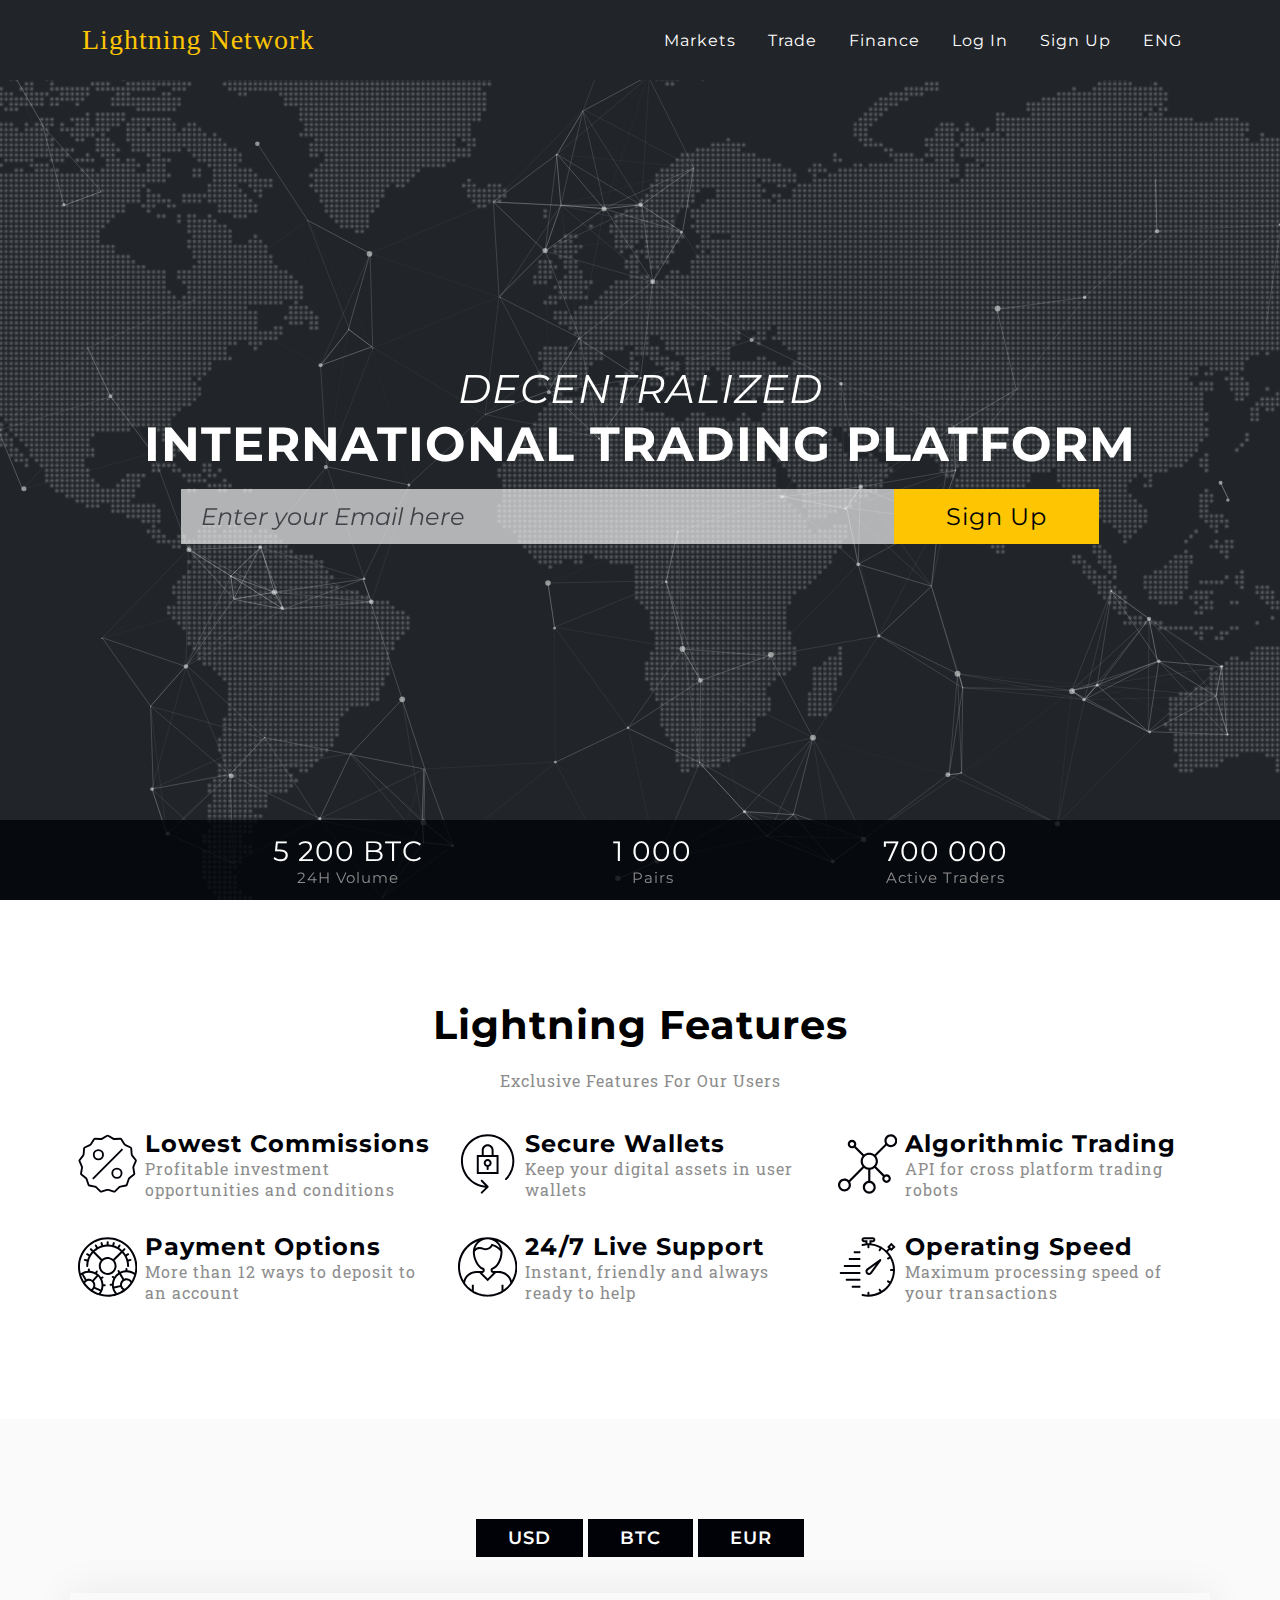
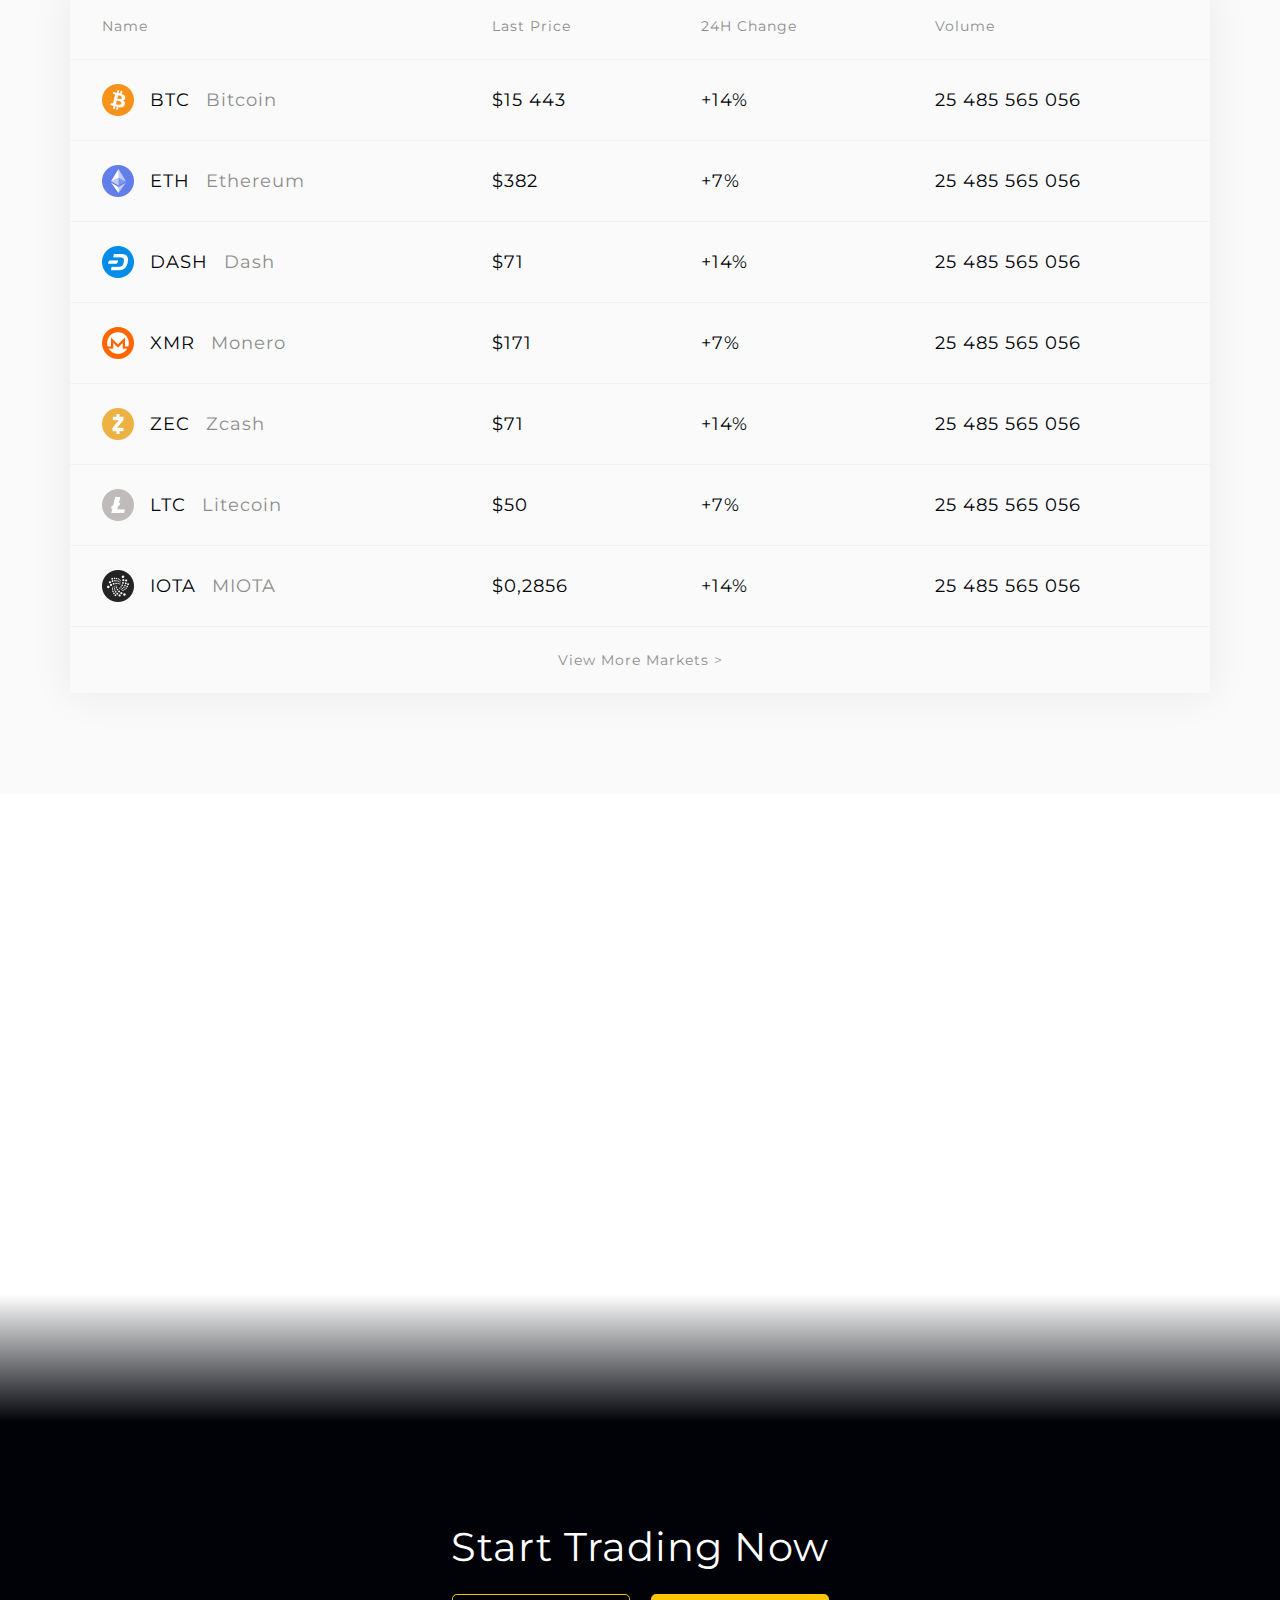
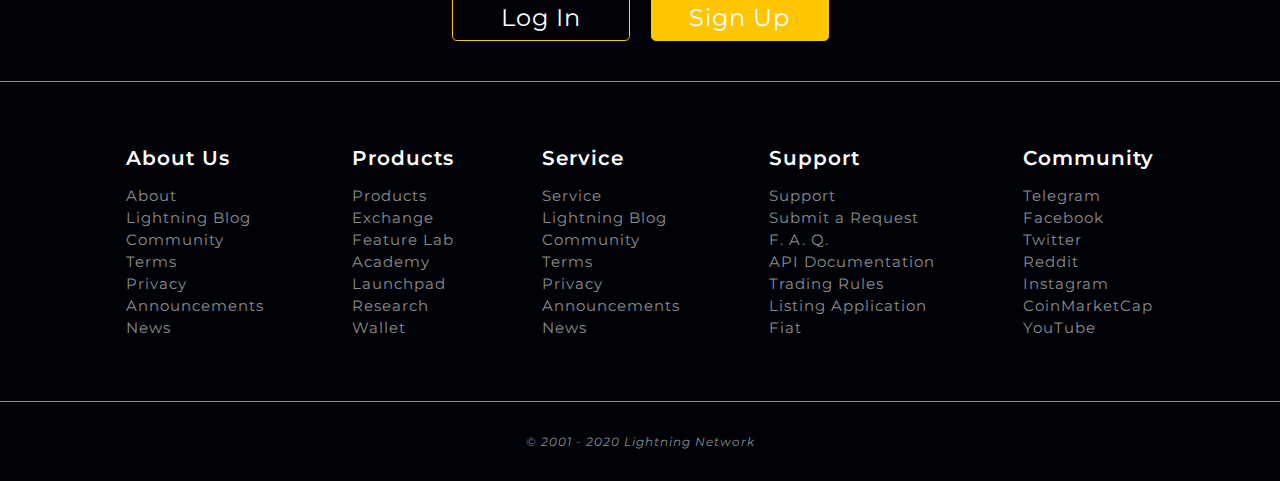
<file: index.html>
<!doctype html>
<html lang="en">
<head>
    <meta charset="UTF-8">
    <meta name="viewport"
          content="width=device-width, user-scalable=no, initial-scale=1.0, maximum-scale=1.0, minimum-scale=1.0">
    <meta http-equiv="X-UA-Compatible" content="ie=edge">
    <title>Lightning Network</title>
    <!-- Project Configuration -->
    <link rel="stylesheet" href="styles/main.css">
    <link href="https://fonts.googleapis.com/css2?family=Montserrat:ital,wght@0,200;0,300;0,400;0,600;0,700;1,400;1,600;1,700&display=swap" rel="stylesheet">
    <link href="https://fonts.googleapis.com/css2?family=Roboto+Slab:wght@400;600;700&display=swap" rel="stylesheet">
</head>
<body>

<!-- Header -->
<nav id="nav">
    <div class="container">
        <div class="navigator flex">
            <a href="#" class="logo">Lightning <span class="sm-none">Network</span></a>
            <div class="mobi">
                <a class="close-menu">×</a>
                <ul class="flex">
                    <li><a href="en/markets" class="link-item">Markets</a></li>
                    <li><a href="en/trade" class="link-item">Trade</a></li>
                    <li><a href="en/finance" class="link-item">Finance</a></li>
                    <li><a href="en/login.html" class="link-item">Log In</a></li>
                    <li><a href="en/signup.html" class="link-item">Sign Up</a></li>
                    <li><a href="#" class="link-item">ENG</a></li>
                </ul>
            </div>
            <a href="#" class="btn btn-outline btn-sm menu">Menu</a>
        </div>
    </div>
</nav>

<header id="header" class="header-main ff-mont flex bg" style="background-image: url('img/map-image.png')">
    <div class="container text-center" style="position: absolute">
        <div class="header-content">
            <h1><i>Decentralized</i><br>International Trading Platform</h1>
            <div class="header-form flex">
                <label for="header-input"></label>
                <input id="header-input" type="email" placeholder="Enter your Email here" required>
                <a id="sign-up" class="btn-main" href="./en/signup.html">Sign Up</a>
            </div>
        </div>
    </div>
    <div class="header-features text-center flex">
        <div class="header-features-content container flex">
            <div class="header-features-active">5 200 BTC<div class="header-features-muted">24H Volume</div></div>
            <div class="header-features-active">1 000<div class="header-features-muted">Pairs</div></div>
            <div class="header-features-active">700 000<div class="header-features-muted">Active Traders</div></div>
        </div>
    </div>
</header>

<!-- Features -->
<section id="features">
    <div class="container ptb-100 text-center">
        <h2 class="text-header">Lightning Features</h2>
        <h4 class="text-description">Exclusive Features For Our Users</h4>
        <div class="features-group text-left">
            <a class="features-item" href="#">
                <svg id="percentage" viewBox="0 0 64 64" xmlns="http://www.w3.org/2000/svg">
                    <path d="M32.595 1.5074L37.83 4.57356C38.3604 4.88423 38.9695 5.03437 39.5835 5.00578L45.6438 4.72363C46.0692 4.70383 46.4721 4.9153 46.6975 5.27665L49.9079 10.4244C50.2332 10.946 50.7027 11.362 51.2597 11.622L56.7569 14.1886C57.1428 14.3687 57.4013 14.7432 57.4329 15.1679L57.8833 21.218C57.9289 21.831 58.1514 22.4176 58.5237 22.9067L62.1986 27.7339C62.4565 28.0727 62.5114 28.5245 62.342 28.9152L59.9292 34.4816C59.6847 35.0455 59.6091 35.6683 59.7115 36.2744L60.7221 42.2565C60.793 42.6764 60.6316 43.1019 60.3001 43.3692L55.5768 47.1767C55.0983 47.5624 54.7419 48.0787 54.5509 48.663L52.6657 54.4295C52.5334 54.8343 52.1928 55.136 51.775 55.2186L45.8233 56.395C45.2203 56.5142 44.6648 56.8057 44.2241 57.2343L39.8751 61.4641C39.5698 61.7611 39.1279 61.87 38.7196 61.7489L32.903 60.0247C32.3137 59.85 31.6863 59.85 31.097 60.0247L25.2804 61.7489C24.8721 61.87 24.4302 61.7611 24.1249 61.4641L19.7759 57.2343C19.3352 56.8057 18.7797 56.5142 18.1767 56.395L12.225 55.2186C11.8072 55.136 11.4666 54.8343 11.3343 54.4295L9.44912 48.663C9.25811 48.0787 8.90173 47.5624 8.42317 47.1767L3.69991 43.3692C3.36836 43.1019 3.207 42.6764 3.27793 42.2565L4.2885 36.2744C4.39089 35.6683 4.31527 35.0455 4.07081 34.4816L1.65801 28.9152C1.48864 28.5245 1.54349 28.0727 1.80144 27.7339L5.47626 22.9067C5.84859 22.4176 6.07106 21.831 6.11669 21.218L6.56708 15.1679C6.5987 14.7432 6.8572 14.3687 7.24308 14.1886L12.7403 11.622C13.2973 11.362 13.7668 10.946 14.0921 10.4244L17.3025 5.27665C17.5279 4.9153 17.9308 4.70383 18.3562 4.72363L24.4165 5.00578C25.0305 5.03437 25.6396 4.88423 26.17 4.57356L31.405 1.5074C31.7725 1.29217 32.2275 1.29217 32.595 1.5074Z"  stroke-width="2"/>
                    <path d="M16 48L48 16" stroke-width="2"/>
                    <circle cx="22" cy="22" r="5"  stroke-width="2"/>
                    <circle cx="42" cy="42" r="5"  stroke-width="2"/>
                </svg>
                <div class="feature-text">
                    <div class="sub-header">Lowest Commissions</div>
                    <div class="text-description">Profitable investment opportunities and conditions</div>
                </div>
            </a>
            <a class="features-item" href="#">
                <svg xmlns="http://www.w3.org/2000/svg"  x="0px" y="0px"
                     viewBox="0 0 60 60" xml:space="preserve">
	<path d="M36,16c0-3.309-2.691-6-6-6s-6,2.691-6,6v5h-5v19h22V21h-5V16z M26,16c0-2.206,1.794-4,4-4s4,1.794,4,4v5h-8V16z M39,23v15
		H21V23h3h12H39z"/>
    <path d="M29,32.858V35c0,0.553,0.448,1,1,1s1-0.447,1-1v-2.142c1.72-0.447,3-1.999,3-3.858c0-2.206-1.794-4-4-4s-4,1.794-4,4
		C26,30.859,27.28,32.411,29,32.858z M30,27c1.103,0,2,0.897,2,2s-0.897,2-2,2s-2-0.897-2-2S28.897,27,30,27z"/>
    <path d="M30,0C15.112,0,3,12.112,3,27c0,14.109,10.881,25.719,24.691,26.895l-4.398,4.398c-0.391,0.391-0.391,1.023,0,1.414
		C23.488,59.902,23.744,60,24,60s0.512-0.098,0.707-0.293l5.999-5.999c0.093-0.092,0.166-0.203,0.217-0.326
		c0.101-0.244,0.101-0.52,0-0.764c-0.051-0.123-0.124-0.233-0.217-0.326l-5.999-5.999c-0.391-0.391-1.023-0.391-1.414,0
		s-0.391,1.023,0,1.414l4.164,4.164C14.862,50.593,5,39.927,5,27C5,13.215,16.215,2,30,2s25,11.215,25,25
		c0,6.633-2.57,12.881-7.238,17.593c-0.389,0.393-0.386,1.026,0.007,1.415c0.392,0.387,1.025,0.385,1.414-0.007
		C54.224,40.911,57,34.163,57,27C57,12.112,44.888,0,30,0z"/>
</svg>
                <div class="feature-text">
                    <div class="sub-header">Secure Wallets</div>
                    <div class="text-description">Keep your digital assets in user wallets</div>
                </div>
            </a>
            <a class="features-item" href="#">
                <svg xmlns="http://www.w3.org/2000/svg" x="0px" y="0px"
                     viewBox="0 0 55 55" xml:space="preserve">
<path d="M49,0c-3.309,0-6,2.691-6,6c0,1.035,0.263,2.009,0.726,2.86l-9.829,9.829C32.542,17.634,30.846,17,29,17
	s-3.542,0.634-4.898,1.688l-7.669-7.669C16.785,10.424,17,9.74,17,9c0-2.206-1.794-4-4-4S9,6.794,9,9s1.794,4,4,4
	c0.74,0,1.424-0.215,2.019-0.567l7.669,7.669C21.634,21.458,21,23.154,21,25s0.634,3.542,1.688,4.897L10.024,42.562
	C8.958,41.595,7.549,41,6,41c-3.309,0-6,2.691-6,6s2.691,6,6,6s6-2.691,6-6c0-1.035-0.263-2.009-0.726-2.86l12.829-12.829
	c1.106,0.86,2.44,1.436,3.898,1.619v10.16c-2.833,0.478-5,2.942-5,5.91c0,3.309,2.691,6,6,6s6-2.691,6-6c0-2.967-2.167-5.431-5-5.91
	v-10.16c1.458-0.183,2.792-0.759,3.898-1.619l7.669,7.669C41.215,39.576,41,40.26,41,41c0,2.206,1.794,4,4,4s4-1.794,4-4
	s-1.794-4-4-4c-0.74,0-1.424,0.215-2.019,0.567l-7.669-7.669C36.366,28.542,37,26.846,37,25s-0.634-3.542-1.688-4.897l9.665-9.665
	C46.042,11.405,47.451,12,49,12c3.309,0,6-2.691,6-6S52.309,0,49,0z M11,9c0-1.103,0.897-2,2-2s2,0.897,2,2s-0.897,2-2,2
	S11,10.103,11,9z M6,51c-2.206,0-4-1.794-4-4s1.794-4,4-4s4,1.794,4,4S8.206,51,6,51z M33,49c0,2.206-1.794,4-4,4s-4-1.794-4-4
	s1.794-4,4-4S33,46.794,33,49z M29,31c-3.309,0-6-2.691-6-6s2.691-6,6-6s6,2.691,6,6S32.309,31,29,31z M47,41c0,1.103-0.897,2-2,2
	s-2-0.897-2-2s0.897-2,2-2S47,39.897,47,41z M49,10c-2.206,0-4-1.794-4-4s1.794-4,4-4s4,1.794,4,4S51.206,10,49,10z"/>
</svg>
                <div class="feature-text">
                    <div class="sub-header">Algorithmic Trading</div>
                    <div class="text-description">API for cross platform trading robots</div>
                </div>
            </a>
            <a class="features-item" href="#">
                <svg xmlns="http://www.w3.org/2000/svg" x="0px" y="0px"
                     viewBox="0 0 60 60"  xml:space="preserve">
	<path d="M57.947,40.887c0.126-0.322,0.247-0.645,0.362-0.972c0.064-0.183,0.127-0.367,0.187-0.552
		c0.145-0.439,0.279-0.884,0.404-1.332c0.02-0.071,0.045-0.14,0.064-0.211c0.002-0.008,0.001-0.016,0.003-0.024
		C59.637,35.309,60,32.697,60,30C60,13.458,46.542,0,30,0S0,13.458,0,30c0,2.845,0.407,5.595,1.15,8.205
		c0.003,0.011,0.001,0.022,0.004,0.032c0.014,0.048,0.032,0.095,0.046,0.143c0.142,0.486,0.295,0.966,0.46,1.442
		c0.035,0.1,0.067,0.202,0.102,0.301c0.189,0.525,0.389,1.045,0.606,1.557c0.114,0.27,0.24,0.532,0.361,0.798
		c0.094,0.205,0.185,0.411,0.284,0.614c0.18,0.372,0.37,0.737,0.564,1.1c0.03,0.056,0.06,0.113,0.091,0.169
		C6.66,49.867,11.302,54.3,16.99,57.029c0.007,0.003,0.015,0.007,0.022,0.011c0.362,0.173,0.728,0.338,1.098,0.497
		c0.17,0.074,0.341,0.145,0.513,0.216c0.303,0.124,0.607,0.247,0.916,0.362c0.297,0.111,0.598,0.212,0.899,0.314
		c0.188,0.063,0.37,0.135,0.559,0.195c0.01,0.003,0.02,0.002,0.03,0.004C23.861,59.518,26.875,60,30,60
		c3.262,0,6.402-0.531,9.344-1.498c0.01-0.003,0.021-0.001,0.032-0.005c0.078-0.026,0.152-0.057,0.23-0.083
		c0.42-0.143,0.836-0.294,1.248-0.454c0.177-0.069,0.354-0.137,0.53-0.209c0.325-0.134,0.646-0.276,0.965-0.421
		c6.795-3.06,12.161-8.504,15.125-15.3c0.062-0.14,0.127-0.278,0.187-0.419C57.761,41.372,57.853,41.129,57.947,40.887z
		 M4.664,41.905c-0.121-0.257-0.239-0.517-0.352-0.778c-0.124-0.288-0.243-0.579-0.358-0.872c-0.06-0.152-0.122-0.302-0.18-0.455
		c-0.181-0.487-0.352-0.979-0.507-1.479c0.166-0.127,0.33-0.242,0.496-0.357l3.152,5.46c-0.348,0.28-0.652,0.604-0.934,0.948
		c-0.397-0.661-0.766-1.34-1.109-2.035C4.802,42.193,4.732,42.049,4.664,41.905z M18.788,38.356l-4.227,4.694
		c-1.725-1.123-3.926-1.39-5.911-0.621l-3.155-5.465C9.918,34.851,15.057,35.499,18.788,38.356z M22.079,42.104
		c1.152,1.995,1.715,4.2,1.715,6.392L23.793,48.5c0,0,0.001,0.004,0.001,0.006c-0.001,1.449-0.256,2.891-0.745,4.265l-5.763-2.566
		c0.439-1.617,0.26-3.401-0.642-4.963c-0.177-0.306-0.38-0.587-0.597-0.853l4.222-4.688C20.949,40.417,21.564,41.212,22.079,42.104z
		 M20.587,56.368c-0.179-0.064-0.355-0.132-0.533-0.199c-1.776-0.677-3.464-1.531-5.047-2.539c0.585-0.457,1.076-0.999,1.462-1.6
		l5.764,2.566c-0.36,0.662-0.775,1.301-1.259,1.903C20.846,56.455,20.716,56.414,20.587,56.368z M8.741,44.588
		c2.156-1.248,4.925-0.504,6.171,1.653c1.245,2.157,0.503,4.925-1.654,6.172c-0.004,0.002-0.008,0.005-0.013,0.007
		c-0.087-0.065-0.171-0.136-0.257-0.202c-0.383-0.293-0.755-0.597-1.121-0.908c-0.193-0.164-0.386-0.328-0.574-0.497
		c-0.382-0.343-0.755-0.696-1.117-1.059c-0.218-0.219-0.429-0.445-0.64-0.671c-0.201-0.215-0.396-0.433-0.59-0.654
		c-0.32-0.365-0.629-0.738-0.93-1.118c-0.193-0.245-0.385-0.49-0.57-0.742c-0.102-0.138-0.199-0.279-0.298-0.419
		C7.539,45.503,8.082,44.968,8.741,44.588z M23.006,57.116c0.583-0.811,1.08-1.666,1.481-2.556c0.008-0.015,0.02-0.026,0.027-0.042
		c0.004-0.008,0.002-0.017,0.005-0.025c0.706-1.588,1.115-3.279,1.232-4.993H27c0.552,0,1-0.447,1-1s-0.448-1-1-1h-1.244
		c-0.127-1.883-0.616-3.754-1.479-5.51l1.079-0.623c0.479-0.276,0.642-0.888,0.366-1.366c-0.277-0.479-0.89-0.643-1.366-0.366
		l-1.089,0.629c-0.685-1.021-1.472-1.939-2.352-2.733c-0.007-0.007-0.01-0.016-0.017-0.023c-0.011-0.01-0.025-0.012-0.036-0.021
		c-0.514-0.46-1.06-0.873-1.626-1.251l0.63-1.091c0.276-0.479,0.112-1.09-0.366-1.366c-0.48-0.276-1.09-0.113-1.366,0.366
		l-0.624,1.08c-1.723-0.842-3.597-1.344-5.51-1.476V32.5c0-0.553-0.448-1-1-1s-1,0.447-1,1v1.26
		c-2.187,0.145-4.374,0.761-6.396,1.929c-0.3,0.173-0.595,0.369-0.889,0.571C2.252,34.245,2,32.152,2,30C2,14.561,14.561,2,30,2
		s28,12.561,28,28c0,2.002-0.215,3.954-0.617,5.838c-2.219-1.53-4.774-2.398-7.383-2.578V32c0-0.553-0.448-1-1-1s-1,0.447-1,1v1.251
		c-1.886,0.125-3.758,0.613-5.511,1.471l-0.623-1.079C41.59,33.164,40.978,33,40.5,33.277c-0.479,0.276-0.642,0.888-0.366,1.366
		l0.629,1.089c-1.636,1.097-2.986,2.473-4.029,4.031l-1.09-0.63c-0.481-0.277-1.089-0.113-1.366,0.366
		c-0.276,0.479-0.112,1.09,0.366,1.366l1.079,0.623c-0.842,1.723-1.344,3.597-1.476,5.51H33c-0.552,0-1,0.447-1,1s0.448,1,1,1h1.259
		c0.045,0.68,0.13,1.36,0.271,2.036c0.002,0.014-0.003,0.027,0,0.041c0.002,0.01,0.009,0.019,0.012,0.029
		c0.315,1.471,0.855,2.919,1.646,4.291c0.323,0.56,0.704,1.102,1.116,1.631C34.974,57.658,32.527,58,30,58
		C27.586,58,25.243,57.693,23.006,57.116z M56.812,38.062c-0.112,0.374-0.236,0.743-0.362,1.11
		c-0.049,0.141-0.092,0.283-0.143,0.423c-0.122,0.336-0.258,0.665-0.392,0.995c-0.202,0.491-0.413,0.978-0.642,1.455
		c-0.016,0.034-0.031,0.069-0.048,0.103c-0.318,0.657-0.666,1.296-1.032,1.923c-1.752-2.317-4.847-3.185-7.543-2.141l-3.147-5.451
		c1.741-0.83,3.608-1.265,5.477-1.265c2.798,0,5.58,0.916,7.873,2.702C56.839,37.964,56.826,38.013,56.812,38.062z M43.182,54.694
		c-0.326,0.175-0.655,0.345-0.988,0.507c-0.259,0.125-0.523,0.243-0.787,0.36c-0.174,0.078-0.344,0.161-0.52,0.235
		c-0.479,0.202-0.965,0.39-1.458,0.565c-0.024,0.009-0.048,0.016-0.072,0.025c-0.556-0.634-1.037-1.301-1.435-1.99
		c-0.515-0.892-0.895-1.822-1.175-2.769l6.171-1.312c0.122,0.32,0.263,0.636,0.44,0.942c0.501,0.867,1.205,1.575,2.023,2.123
		c-0.642,0.424-1.301,0.826-1.979,1.197C43.328,54.618,43.255,54.656,43.182,54.694z M41.763,37.465l3.155,5.465
		c-1.659,1.335-2.527,3.375-2.418,5.43l-6.179,1.313C35.712,45.013,37.72,40.239,41.763,37.465z M48.992,43.483
		c1.563,0,3.084,0.81,3.919,2.256c0.035,0.06,0.068,0.122,0.1,0.187c-0.105,0.152-0.213,0.301-0.321,0.451
		c-0.187,0.26-0.38,0.514-0.576,0.767c-0.292,0.375-0.593,0.743-0.903,1.103c-0.187,0.218-0.375,0.436-0.568,0.648
		c-0.239,0.261-0.483,0.516-0.732,0.767c-0.15,0.152-0.305,0.3-0.459,0.449c-0.425,0.411-0.863,0.809-1.313,1.193
		c-0.168,0.143-0.335,0.286-0.507,0.426c-0.16,0.13-0.323,0.255-0.485,0.381c-0.864-0.387-1.584-1.03-2.059-1.853
		c-1.245-2.157-0.503-4.925,1.653-6.171C47.451,43.678,48.227,43.483,48.992,43.483z"/>
                    <path d="M38.692,31.329c0.623-2.321,0.303-4.747-0.898-6.828c-0.228-0.395-0.491-0.761-0.769-1.112l7.584-7.584
		c0.912,1.01,1.737,2.125,2.444,3.35c1.732,3,2.638,6.432,2.62,9.924c-0.003,0.552,0.443,1.002,0.995,1.005c0.001,0,0.003,0,0.005,0
		c0.55,0,0.997-0.444,1-0.995c0.008-1.597-0.169-3.18-0.504-4.725l2.273-0.61c0.534-0.143,0.85-0.691,0.707-1.225
		c-0.143-0.534-0.692-0.853-1.225-0.707l-2.269,0.608c-0.369-1.168-0.837-2.302-1.4-3.393l2.03-1.172
		c0.479-0.276,0.642-0.888,0.366-1.366c-0.276-0.479-0.889-0.644-1.366-0.366l-2.045,1.181c-0.67-1.047-1.406-2.029-2.219-2.921
		l1.657-1.657c0.391-0.391,0.391-1.023,0-1.414s-1.023-0.391-1.414,0l-1.653,1.653c-0.913-0.832-1.894-1.568-2.921-2.223
		l1.176-2.036c0.276-0.479,0.113-1.09-0.366-1.366c-0.479-0.277-1.091-0.113-1.366,0.366l-1.179,2.042
		c-1.091-0.562-2.225-1.023-3.391-1.393l0.613-2.288c0.143-0.533-0.174-1.082-0.707-1.225c-0.537-0.147-1.082,0.174-1.225,0.707
		l-0.613,2.288C33.439,7.584,32.226,7.417,31,7.358V5c0-0.553-0.448-1-1-1s-1,0.447-1,1v2.352c-1.217,0.054-2.434,0.201-3.641,0.465
		l-0.605-2.258c-0.143-0.533-0.688-0.854-1.225-0.707c-0.533,0.143-0.85,0.691-0.707,1.225l0.606,2.263
		c-1.151,0.366-2.278,0.849-3.383,1.42l-1.18-2.044C18.589,7.236,17.978,7.072,17.5,7.35c-0.479,0.276-0.642,0.888-0.366,1.366
		l1.172,2.029c-1.04,0.667-2.012,1.415-2.91,2.237l-1.66-1.66c-0.391-0.391-1.023-0.391-1.414,0s-0.391,1.023,0,1.414l1.664,1.664
		c-0.825,0.909-1.57,1.883-2.228,2.913l-2.043-1.179c-0.48-0.277-1.09-0.113-1.366,0.366c-0.276,0.479-0.112,1.09,0.366,1.366
		l2.045,1.181c-0.56,1.085-1.03,2.218-1.403,3.387l-2.281-0.612c-0.531-0.145-1.082,0.174-1.225,0.707
		c-0.143,0.533,0.173,1.082,0.707,1.225l2.281,0.612c-0.338,1.535-0.521,3.115-0.516,4.721c0.001,0.552,0.449,0.997,1,0.997
		c0.001,0,0.002,0,0.003,0c0.552-0.002,0.999-0.451,0.997-1.003c-0.015-4.964,1.852-9.68,5.076-13.267l7.57,7.57
		c-0.765,0.957-1.336,2.067-1.663,3.287c-0.623,2.321-0.303,4.747,0.898,6.828c1.202,2.082,3.143,3.571,5.464,4.193
		c0.775,0.207,1.562,0.311,2.344,0.311c1.559-0.001,3.098-0.409,4.485-1.21C36.581,35.592,38.07,33.651,38.692,31.329z M25.5,21.207
		c-0.395,0.228-0.76,0.49-1.111,0.768l-7.579-7.579c1.017-0.922,2.132-1.748,3.345-2.448c7.573-4.373,16.868-3.118,23.037,2.445
		l-7.577,7.577c-0.957-0.765-2.067-1.336-3.286-1.663C30.006,19.688,27.583,20.005,25.5,21.207z M28.188,35.76
		c-1.806-0.483-3.315-1.642-4.25-3.261s-1.183-3.505-0.699-5.311s1.642-3.314,3.261-4.249c1.079-0.623,2.275-0.941,3.488-0.941
		c0.608,0,1.22,0.08,1.823,0.242c1.806,0.483,3.315,1.642,4.25,3.261s1.183,3.505,0.699,5.311s-1.642,3.314-3.261,4.249
		C31.88,35.996,29.996,36.247,28.188,35.76z"/>
</svg>
                <div class="feature-text">
                    <div class="sub-header">Payment Options</div>
                    <div class="text-description">More than 12 ways to deposit to an account</div>
                </div>
            </a>
            <a class="features-item" href="#">
                <svg xmlns="http://www.w3.org/2000/svg" x="0px" y="0px"
                     viewBox="0 0 60 60" xml:space="preserve">
<path d="M60,30C60,13.458,46.542,0,30,0S0,13.458,0,30c0,6.142,1.858,11.857,5.038,16.618l-0.002,0.021l0.207,0.303
	c0.18,0.263,0.374,0.512,0.562,0.768c0.076,0.104,0.151,0.209,0.229,0.313c0.238,0.316,0.483,0.626,0.732,0.931
	c0.072,0.088,0.145,0.175,0.218,0.262c1.157,1.385,2.427,2.653,3.793,3.794c0.083,0.069,0.165,0.139,0.249,0.208
	c0.298,0.243,0.599,0.481,0.906,0.712c0.124,0.094,0.25,0.185,0.375,0.277c0.292,0.214,0.584,0.426,0.884,0.629
	c0.16,0.109,0.326,0.211,0.488,0.317c0.416,0.27,0.836,0.531,1.264,0.779c0.298,0.174,0.597,0.347,0.902,0.511
	c0.184,0.099,0.372,0.191,0.558,0.286c0.325,0.166,0.651,0.327,0.982,0.481c0.167,0.077,0.334,0.153,0.502,0.227
	c0.383,0.17,0.771,0.331,1.162,0.485c0.121,0.048,0.241,0.097,0.363,0.144c1.073,0.406,2.175,0.754,3.302,1.036
	c0.046,0.012,0.093,0.021,0.139,0.032c0.498,0.122,1.001,0.231,1.509,0.328c0.135,0.026,0.27,0.049,0.405,0.073
	c0.424,0.075,0.85,0.141,1.28,0.198c0.164,0.022,0.327,0.043,0.491,0.063c0.419,0.048,0.841,0.086,1.265,0.117
	c0.158,0.012,0.315,0.027,0.473,0.036C28.847,59.979,29.421,60,30,60s1.153-0.021,1.724-0.053c0.158-0.009,0.315-0.025,0.473-0.036
	c0.424-0.031,0.846-0.068,1.265-0.117c0.164-0.019,0.328-0.041,0.491-0.063c0.43-0.057,0.856-0.123,1.28-0.198
	c0.135-0.024,0.27-0.047,0.405-0.073c0.508-0.097,1.011-0.206,1.509-0.328c0.046-0.011,0.093-0.021,0.139-0.032
	c1.127-0.282,2.229-0.63,3.302-1.036c0.122-0.046,0.243-0.096,0.365-0.144c0.391-0.154,0.778-0.315,1.161-0.484
	c0.168-0.074,0.336-0.15,0.502-0.227c0.331-0.154,0.658-0.315,0.982-0.481c0.186-0.095,0.374-0.188,0.558-0.286
	c0.305-0.164,0.603-0.337,0.902-0.511c0.428-0.249,0.849-0.509,1.264-0.779c0.163-0.106,0.328-0.208,0.488-0.317
	c0.299-0.203,0.591-0.415,0.884-0.629c0.125-0.092,0.251-0.183,0.375-0.277c0.306-0.231,0.608-0.469,0.906-0.712
	c0.084-0.069,0.166-0.139,0.249-0.208c1.367-1.142,2.636-2.409,3.794-3.795c0.073-0.087,0.145-0.173,0.216-0.261
	c0.249-0.305,0.494-0.615,0.732-0.931c0.078-0.103,0.152-0.208,0.229-0.313c0.187-0.256,0.382-0.505,0.562-0.768l0.207-0.303
	l-0.002-0.021C58.142,41.857,60,36.142,60,30z M58,30c0,4.972-1.309,9.642-3.591,13.694C52.697,38.02,47.458,34,41.311,34h-0.896
	h-5.049C35.164,34,35,33.836,35,33.635V32.99c0-0.183,0.149-0.303,0.276-0.352c6.439-2.421,10.455-12.464,9.613-19.488
	c-0.439-3.658-2.251-6.927-4.883-9.295C50.517,7.892,58,18.086,58,30z M52.538,46.59c-0.081,0.109-0.162,0.217-0.244,0.325
	c-0.223,0.293-0.448,0.584-0.682,0.868c-0.024,0.029-0.049,0.057-0.073,0.086c-0.808,0.972-1.681,1.888-2.611,2.743
	c-0.055,0.051-0.11,0.103-0.166,0.153c-0.277,0.251-0.561,0.495-0.848,0.735c-0.09,0.075-0.181,0.149-0.272,0.223
	c-0.279,0.227-0.56,0.45-0.847,0.666c-0.097,0.073-0.197,0.142-0.295,0.214c-0.165,0.121-0.332,0.238-0.499,0.355V48h-2v6.233
	c-0.039,0.023-0.078,0.045-0.118,0.068c-0.255,0.146-0.509,0.291-0.768,0.428c-0.177,0.094-0.357,0.185-0.537,0.276
	c-0.302,0.152-0.606,0.299-0.913,0.44c-0.15,0.069-0.299,0.138-0.45,0.204c-0.385,0.168-0.774,0.328-1.166,0.479
	c-0.081,0.031-0.16,0.065-0.241,0.095c-1,0.374-2.022,0.692-3.063,0.95c-0.075,0.019-0.151,0.034-0.226,0.052
	c-0.431,0.103-0.866,0.197-1.303,0.279c-0.13,0.025-0.26,0.047-0.391,0.07c-0.388,0.068-0.778,0.127-1.17,0.178
	c-0.151,0.02-0.302,0.041-0.454,0.058c-0.388,0.045-0.778,0.078-1.17,0.107c-0.145,0.01-0.289,0.025-0.435,0.033
	C31.065,57.982,30.534,58,30,58s-1.065-0.018-1.595-0.048c-0.146-0.008-0.29-0.023-0.435-0.033c-0.391-0.029-0.782-0.062-1.17-0.107
	c-0.152-0.017-0.303-0.038-0.454-0.058c-0.392-0.052-0.782-0.111-1.17-0.178c-0.13-0.023-0.261-0.045-0.391-0.07
	c-0.437-0.083-0.872-0.176-1.303-0.28c-0.075-0.018-0.15-0.034-0.225-0.052c-1.041-0.259-2.064-0.576-3.064-0.95
	c-0.081-0.03-0.161-0.064-0.241-0.095c-0.392-0.151-0.78-0.311-1.165-0.479c-0.151-0.066-0.301-0.135-0.451-0.204
	c-0.307-0.141-0.611-0.288-0.913-0.44c-0.18-0.091-0.36-0.181-0.537-0.276c-0.259-0.137-0.514-0.283-0.768-0.428
	c-0.039-0.023-0.079-0.045-0.118-0.068V48h-2v4.958c-0.168-0.117-0.335-0.235-0.499-0.355c-0.098-0.072-0.198-0.141-0.295-0.214
	c-0.287-0.216-0.568-0.439-0.846-0.665c-0.092-0.074-0.183-0.149-0.274-0.224c-0.287-0.239-0.57-0.483-0.847-0.734
	c-0.056-0.051-0.112-0.104-0.168-0.155c-0.93-0.855-1.803-1.77-2.61-2.742c-0.024-0.029-0.049-0.057-0.073-0.086
	c-0.234-0.284-0.459-0.575-0.682-0.868c-0.082-0.108-0.164-0.216-0.244-0.325c-0.12-0.163-0.236-0.329-0.352-0.495
	C7.893,40.313,12.804,36,18.689,36h2.896L30,44.414L38.414,36h2.896c5.885,0,10.797,4.313,11.58,10.095
	C52.774,46.261,52.659,46.427,52.538,46.59z M25.491,30.791C20.709,29.022,17,20.85,17,15c0-0.128,0.015-0.253,0.018-0.38
	l0.732-0.903c1.651-1.964,4.469-2.526,7.012-1.4C25.785,12.771,26.874,13,28,13c2.971,0,5.64-1.615,7.028-4.184
	c3.182,1.045,6.022,3.015,7.943,5.498c0.293,6.1-3.294,14.533-8.398,16.452C33.617,31.126,33,31.999,33,32.99v0.645
	C33,34.938,34.062,36,35.365,36h0.221L30,41.586L24.414,36h0.221C25.938,36,27,34.938,27,33.635V33
	C27,32.014,26.395,31.126,25.491,30.791z M30.04,2.002c0.012,0,0.022,0,0.033,0c0.489,0.003,0.97,0.03,1.43,0.083
	c4.959,0.553,9.127,4.005,10.752,8.589c-2.115-1.842-4.708-3.26-7.497-4.027l-0.86-0.236l-0.333,0.826C32.644,9.522,30.46,11,28,11
	c-0.845,0-1.662-0.172-2.427-0.511c-2.766-1.224-5.786-0.893-8.017,0.73c0.613-2.026,1.72-3.882,3.261-5.42
	C23.271,3.35,26.53,2.002,30.04,2.002z M19.982,3.86c-0.193,0.174-0.392,0.338-0.578,0.523C16.564,7.218,15,10.987,15,15
	c0,6.629,4.19,15.593,9.797,17.666C24.916,32.711,25,32.848,25,33v0.635C25,33.836,24.836,34,24.635,34h-5.049h-0.896
	c-6.148,0-11.387,4.02-13.099,9.694C3.309,39.642,2,34.972,2,30C2,18.09,9.477,7.9,19.982,3.86z"/>
</svg>
                <div class="feature-text">
                    <div class="sub-header">24/7 Live Support</div>
                    <div class="text-description">Instant, friendly and always ready to help</div>
                </div>
            </a>
            <a class="features-item" href="#">
                <svg xmlns="http://www.w3.org/2000/svg" x="0px" y="0px"
                     viewBox="0 0 60 60" xml:space="preserve">
	<path d="M31.634,37.989c1.041-0.081,1.99-0.612,2.606-1.459l9.363-12.944c0.287-0.397,0.244-0.945-0.104-1.293
		c-0.348-0.347-0.896-0.39-1.293-0.104L29.26,31.555c-0.844,0.614-1.375,1.563-1.456,2.604s0.296,2.06,1.033,2.797
		C29.508,37.628,30.413,38,31.354,38C31.447,38,31.54,37.996,31.634,37.989z M29.798,34.315c0.035-0.457,0.269-0.874,0.637-1.142
		l7.897-5.713l-5.711,7.895c-0.27,0.371-0.687,0.604-1.144,0.64c-0.455,0.03-0.902-0.128-1.227-0.453
		C29.928,35.219,29.762,34.771,29.798,34.315z"/>
                    <path d="M54.034,19.564c-0.01-0.021-0.01-0.043-0.021-0.064c-0.012-0.02-0.031-0.031-0.044-0.05
		c-1.011-1.734-2.207-3.347-3.565-4.809l2.148-2.147l1.414,1.414l4.242-4.243l-4.242-4.242l-4.243,4.242l1.415,1.415l-2.148,2.147
		c-1.462-1.358-3.074-2.555-4.809-3.566c-0.019-0.013-0.03-0.032-0.05-0.044c-0.021-0.012-0.043-0.011-0.064-0.022
		c-3.093-1.782-6.568-2.969-10.273-3.404V5h1.5c1.379,0,2.5-1.121,2.5-2.5S36.672,0,35.293,0h-9c-1.379,0-2.5,1.121-2.5,2.5
		s1.121,2.5,2.5,2.5h1.5v1.156c-1.08,0.115-2.158,0.291-3.224,0.535c-0.538,0.123-0.875,0.66-0.751,1.198
		c0.123,0.538,0.66,0.876,1.198,0.751c0.92-0.211,1.849-0.37,2.78-0.477l1.073-0.083c0.328-0.025,0.63-0.043,0.924-0.057V10
		c0,0.553,0.447,1,1,1s1-0.447,1-1V8.03c3.761,0.173,7.305,1.183,10.456,2.845l-0.986,1.707c-0.276,0.479-0.112,1.09,0.366,1.366
		c0.157,0.091,0.329,0.134,0.499,0.134c0.346,0,0.682-0.179,0.867-0.5l0.983-1.703c3.129,1.985,5.787,4.643,7.772,7.772
		l-1.703,0.983C49.57,20.91,49.406,21.521,49.683,22c0.186,0.321,0.521,0.5,0.867,0.5c0.17,0,0.342-0.043,0.499-0.134l1.707-0.986
		c1.685,3.196,2.698,6.798,2.849,10.619H53.63c-0.553,0-1,0.447-1,1s0.447,1,1,1h1.975c-0.151,3.821-1.164,7.423-2.849,10.619
		l-1.707-0.986c-0.478-0.276-1.09-0.114-1.366,0.366c-0.276,0.479-0.112,1.09,0.366,1.366l1.703,0.983
		c-1.985,3.129-4.643,5.787-7.772,7.772l-0.983-1.703c-0.277-0.48-0.89-0.643-1.366-0.366c-0.479,0.276-0.643,0.888-0.366,1.366
		l0.986,1.707c-3.151,1.662-6.695,2.672-10.456,2.845V56c0-0.553-0.447-1-1-1s-1,0.447-1,1v1.976
		c-1.597-0.055-3.199-0.255-4.776-0.617c-0.538-0.129-1.075,0.213-1.198,0.751c-0.124,0.538,0.213,1.075,0.751,1.198
		C26.568,59.768,28.607,60,30.63,60c0.049,0,0.096-0.003,0.145-0.004c0.007,0,0.012,0.004,0.018,0.004
		c0.008,0,0.015-0.005,0.023-0.005c4.807-0.033,9.317-1.331,13.219-3.573c0.031-0.014,0.064-0.021,0.094-0.039
		c0.02-0.012,0.031-0.031,0.05-0.044c4.039-2.354,7.414-5.725,9.773-9.761c0.019-0.027,0.043-0.048,0.06-0.078
		c0.012-0.021,0.011-0.043,0.021-0.064C56.317,42.476,57.63,37.89,57.63,33S56.317,23.524,54.034,19.564z M53.965,8.251l1.414,1.414
		l-1.414,1.415L52.55,9.665L53.965,8.251z M29.793,6.021V3h-3.5c-0.275,0-0.5-0.225-0.5-0.5s0.225-0.5,0.5-0.5h9
		c0.275,0,0.5,0.225,0.5,0.5S35.568,3,35.293,3h-3.5v3.021C31.445,6.007,31.113,6,30.793,6c-0.028,0-0.06,0.002-0.088,0.002
		C30.68,6.002,30.655,6,30.63,6c-0.164,0-0.328,0.011-0.492,0.014C30.022,6.017,29.913,6.016,29.793,6.021z"/>
                    <path d="M21.793,14h-5c-0.553,0-1,0.447-1,1s0.447,1,1,1h5c0.553,0,1-0.447,1-1S22.346,14,21.793,14z"/>
                    <path d="M21.793,21h-10c-0.553,0-1,0.447-1,1s0.447,1,1,1h10c0.553,0,1-0.447,1-1S22.346,21,21.793,21z"/>
                    <path d="M21.793,28h-15c-0.553,0-1,0.447-1,1s0.447,1,1,1h15c0.553,0,1-0.447,1-1S22.346,28,21.793,28z"/>
                    <path d="M21.793,35h-19c-0.553,0-1,0.447-1,1s0.447,1,1,1h19c0.553,0,1-0.447,1-1S22.346,35,21.793,35z"/>
                    <path d="M21.793,42h-13c-0.553,0-1,0.447-1,1s0.447,1,1,1h13c0.553,0,1-0.447,1-1S22.346,42,21.793,42z"/>
                    <path d="M21.793,49h-7c-0.553,0-1,0.447-1,1s0.447,1,1,1h7c0.553,0,1-0.447,1-1S22.346,49,21.793,49z"/>
</svg>
                <div class="feature-text">
                    <div class="sub-header">Operating Speed</div>
                    <div class="text-description">Maximum processing speed of your transactions</div>
                </div>
            </a>
        </div>
    </div>
</section>

<!-- Markets -->
<section class="markets ptb-100 text-center">
    <div class="btn-group">
        <a href="" class="markets-btn">USD</a>
        <a href="" class="markets-btn">BTC</a>
        <a href="" class="markets-btn">EUR</a>
    </div>
    <table id="markets" class="mx-auto">
        <thead>
        <tr>
            <td>Name</td>
            <td>Last Price</td>
            <td>24H <span class="m-none">Change</span></td>
            <td class="m-none">Volume</td>
        </tr>
        </thead>
        <tfoot>
            <tr>
                <td colspan="100%"><a href="">View More Markets ></a></td>
            </tr>
        </tfoot>
        <tbody>
            <tr>
                <td class="h-align">
                    <img src="./ico/btc.png" alt=""><div class="text-left"><span>BTC</span><span class="m-switch muted">Bitcoin</span></div></td>
                <td>$15 443</td>
                <td class="buy">+14%</td>
                <td class="m-none">25 485 565 056</td>
            </tr>
            <tr>
                <td class="h-align">
                    <img src="./ico/eth.png" alt=""><div class="text-left"><span>ETH</span><span class="m-switch muted">Ethereum</span></div></td>
                <td>$382</td>
                <td class="buy">+7%</td>
                <td class="m-none">25 485 565 056</td>
            </tr>
            <tr>
                <td class="h-align">
                    <img src="./ico/dash.png" alt=""><div class="text-left"><span>DASH</span><span class="m-switch muted">Dash</span></div></td>
                <td>$71</td>
                <td class="buy">+14%</td>
                <td class="m-none">25 485 565 056</td>
            </tr>
            <tr>
                <td class="h-align">
                    <img src="./ico/xmr.png" alt=""><div class="text-left"><span>XMR</span><span class="m-switch muted">Monero</span></div></td>
                <td>$171</td>
                <td class="buy">+7%</td>
                <td class="m-none">25 485 565 056</td>
            </tr>
            <tr>
                <td class="h-align">
                    <img src="./ico/zec.png" alt=""><div class="text-left"><span>ZEC</span><span class="m-switch muted">Zcash</span></div></td>
                <td>$71</td>
                <td class="buy">+14%</td>
                <td class="m-none">25 485 565 056</td>
            </tr>
            <tr>
                <td class="h-align">
                    <img src="./ico/ltc.png" alt=""><div class="text-left"><span>LTC</span><span class="m-switch muted">Litecoin</span></div></td>
                <td>$50</td>
                <td class="buy">+7%</td>
                <td class="m-none">25 485 565 056</td>
            </tr>
            <tr>
                <td class="h-align">
                    <img src="./ico/iota.png" alt=""><div class="text-left"><span>IOTA</span><span class="m-switch muted">MIOTA</span></div></td>
                <td>$0,2856</td>
                <td class="buy">+14%</td>
                <td class="m-none">25 485 565 056</td>
            </tr>
        </tbody>
    </table>
</section>

<!-- Project -->
<section class="project bg" style="background-image: url('img/earth.jpg')">
    <div class="project-content container text-center flex">
        <div class="project-title ff-mont">1 580 970
            <div class="project-title-sm ff-slab">Users All Over The World</div>
        </div>
    </div>
</section>

<!-- Footer -->
<footer class="footer-main">
    <div class="container">
        <div class="start-trading text-center">
            <h2 class="start-trading-title text-header">Start Trading Now</h2>
            <div class="start-trading-group">
                <a class="btn btn-outline" href="./en/login.html">Log In</a>
                <a class="btn" href="./en/signup.html">Sign Up</a>
            </div>
        </div>
    </div>
    <!-- Footer Navigation -->
    <div class="footer-nav">
        <div class="container flex">
            <div class="footer-item">
                <div class="footer-link">
                    <div class="footer-header">About Us</div>
                    <a class="drop-links">+</a>
                </div>
                <div class="footer-content">
                    <a href="" class="muted">About</a>
                    <a href="" class="muted">Lightning Blog</a>
                    <a href="" class="muted">Community</a>
                    <a href="" class="muted">Terms</a>
                    <a href="" class="muted">Privacy</a>
                    <a href="" class="muted">Announcements</a>
                    <a href="" class="muted">News</a>
                </div>
            </div>
            <div class="footer-item">
                <div class="footer-link">
                    <div class="footer-header">Products</div>
                    <a class="drop-links">+</a>
                </div>
                <div class="footer-content">
                    <a href="" class="muted">Products</a>
                    <a href="" class="muted">Exchange</a>
                    <a href="" class="muted">Feature Lab</a>
                    <a href="" class="muted">Academy</a>
                    <a href="" class="muted">Launchpad</a>
                    <a href="" class="muted">Research</a>
                    <a href="" class="muted">Wallet</a>
                </div>
            </div>
            <div class="footer-item">
                <div class="footer-link">
                    <div class="footer-header">Service</div>
                    <a class="drop-links">+</a>
                </div>
                <div class="footer-content">
                    <a href="" class="muted">Service</a>
                    <a href="" class="muted">Lightning Blog</a>
                    <a href="" class="muted">Community</a>
                    <a href="" class="muted">Terms</a>
                    <a href="" class="muted">Privacy</a>
                    <a href="" class="muted">Announcements</a>
                    <a href="" class="muted">News</a>
                </div>
            </div>
            <div class="footer-item">
                <div class="footer-link">
                    <div class="footer-header">Support</div>
                    <a class="drop-links">+</a>
                </div>
                <div class="footer-content">
                    <a href="" class="muted">Support</a>
                    <a href="" class="muted">Submit a Request</a>
                    <a href="" class="muted">F. A. Q.</a>
                    <a href="" class="muted">API Documentation</a>
                    <a href="" class="muted">Trading Rules</a>
                    <a href="" class="muted">Listing Application</a>
                    <a href="" class="muted">Fiat</a>
                </div>
            </div>
            <div class="footer-item">
                <div class="footer-link">
                    <div class="footer-header">Community</div>
                    <a class="drop-links">+</a>
                </div>
                <div class="footer-content">
                    <a href="" class="muted">Telegram</a>
                    <a href="" class="muted">Facebook</a>
                    <a href="" class="muted">Twitter</a>
                    <a href="" class="muted">Reddit</a>
                    <a href="" class="muted">Instagram</a>
                    <a href="" class="muted">CoinMarketCap</a>
                    <a href="" class="muted">YouTube</a>
                </div>
            </div>
        </div>
    </div>
    <div class="copyright text-center">© 2001 - 2020 Lightning Network</div>
</footer>


<!-- Project Scripts -->
<script src="js/particles.min.js"></script>
<script src="js/app.js" type="module"></script>
</body>
</html>
</file>
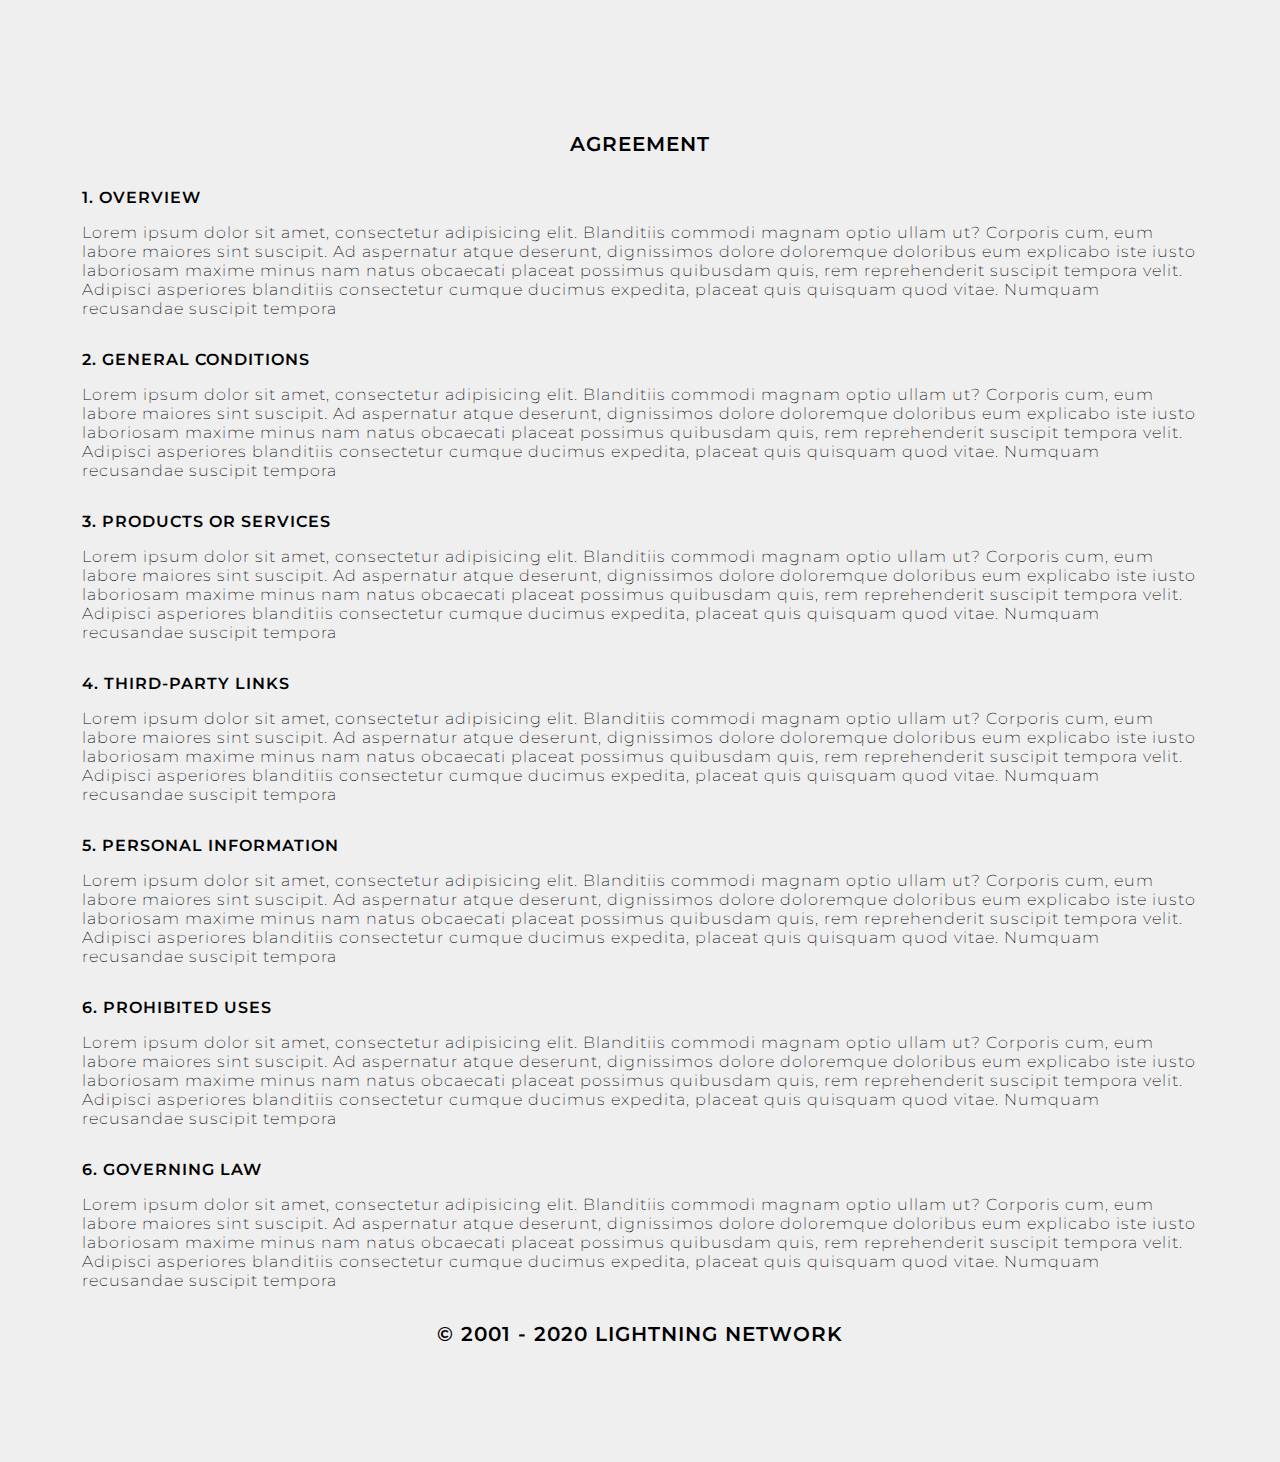
<file: en/agreement.html>
<!DOCTYPE html>
<html lang="en">
<head>
    <meta charset="UTF-8">
    <title>AGREEMENT</title>
    <link rel="stylesheet" href="../styles/main.css">
    <link href="https://fonts.googleapis.com/css2?family=Montserrat:ital,wght@0,200;0,300;0,400;0,600;0,700;1,400;1,600;1,700&display=swap" rel="stylesheet">
</head>
<body>
<section class="ff-mont text-left ptb-100 agreement">
    <div class="container">
        <div class="agreement-header">Agreement</div>
        <div class="agreement-content">
            <div class="agreement-subheader">1. Overview</div>
            <p>Lorem ipsum dolor sit amet, consectetur adipisicing elit. Blanditiis commodi magnam optio ullam ut? Corporis cum, eum labore maiores sint suscipit. Ad aspernatur atque deserunt, dignissimos dolore doloremque doloribus eum explicabo iste iusto laboriosam maxime minus nam natus obcaecati placeat possimus quibusdam quis, rem reprehenderit suscipit tempora velit. Adipisci asperiores blanditiis consectetur cumque ducimus expedita, placeat quis quisquam quod vitae. Numquam recusandae suscipit tempora</p>
            <div class="agreement-subheader">2. GENERAL CONDITIONS</div>
            <p>Lorem ipsum dolor sit amet, consectetur adipisicing elit. Blanditiis commodi magnam optio ullam ut? Corporis cum, eum labore maiores sint suscipit. Ad aspernatur atque deserunt, dignissimos dolore doloremque doloribus eum explicabo iste iusto laboriosam maxime minus nam natus obcaecati placeat possimus quibusdam quis, rem reprehenderit suscipit tempora velit. Adipisci asperiores blanditiis consectetur cumque ducimus expedita, placeat quis quisquam quod vitae. Numquam recusandae suscipit tempora</p>
            <div class="agreement-subheader">3. PRODUCTS OR SERVICES</div>
            <p>Lorem ipsum dolor sit amet, consectetur adipisicing elit. Blanditiis commodi magnam optio ullam ut? Corporis cum, eum labore maiores sint suscipit. Ad aspernatur atque deserunt, dignissimos dolore doloremque doloribus eum explicabo iste iusto laboriosam maxime minus nam natus obcaecati placeat possimus quibusdam quis, rem reprehenderit suscipit tempora velit. Adipisci asperiores blanditiis consectetur cumque ducimus expedita, placeat quis quisquam quod vitae. Numquam recusandae suscipit tempora</p>
            <div class="agreement-subheader">4. THIRD-PARTY LINKS</div>
            <p>Lorem ipsum dolor sit amet, consectetur adipisicing elit. Blanditiis commodi magnam optio ullam ut? Corporis cum, eum labore maiores sint suscipit. Ad aspernatur atque deserunt, dignissimos dolore doloremque doloribus eum explicabo iste iusto laboriosam maxime minus nam natus obcaecati placeat possimus quibusdam quis, rem reprehenderit suscipit tempora velit. Adipisci asperiores blanditiis consectetur cumque ducimus expedita, placeat quis quisquam quod vitae. Numquam recusandae suscipit tempora</p>
            <div class="agreement-subheader">5. PERSONAL INFORMATION</div>
            <p>Lorem ipsum dolor sit amet, consectetur adipisicing elit. Blanditiis commodi magnam optio ullam ut? Corporis cum, eum labore maiores sint suscipit. Ad aspernatur atque deserunt, dignissimos dolore doloremque doloribus eum explicabo iste iusto laboriosam maxime minus nam natus obcaecati placeat possimus quibusdam quis, rem reprehenderit suscipit tempora velit. Adipisci asperiores blanditiis consectetur cumque ducimus expedita, placeat quis quisquam quod vitae. Numquam recusandae suscipit tempora</p>
            <div class="agreement-subheader">6. PROHIBITED USES</div>
            <p>Lorem ipsum dolor sit amet, consectetur adipisicing elit. Blanditiis commodi magnam optio ullam ut? Corporis cum, eum labore maiores sint suscipit. Ad aspernatur atque deserunt, dignissimos dolore doloremque doloribus eum explicabo iste iusto laboriosam maxime minus nam natus obcaecati placeat possimus quibusdam quis, rem reprehenderit suscipit tempora velit. Adipisci asperiores blanditiis consectetur cumque ducimus expedita, placeat quis quisquam quod vitae. Numquam recusandae suscipit tempora</p>
            <div class="agreement-subheader">6. GOVERNING LAW</div>
            <p>Lorem ipsum dolor sit amet, consectetur adipisicing elit. Blanditiis commodi magnam optio ullam ut? Corporis cum, eum labore maiores sint suscipit. Ad aspernatur atque deserunt, dignissimos dolore doloremque doloribus eum explicabo iste iusto laboriosam maxime minus nam natus obcaecati placeat possimus quibusdam quis, rem reprehenderit suscipit tempora velit. Adipisci asperiores blanditiis consectetur cumque ducimus expedita, placeat quis quisquam quod vitae. Numquam recusandae suscipit tempora</p>
            <div class="agreement-header">© 2001 - 2020 Lightning Network</div>
        </div>
    </div>
</section>
</body>
</html>
</file>
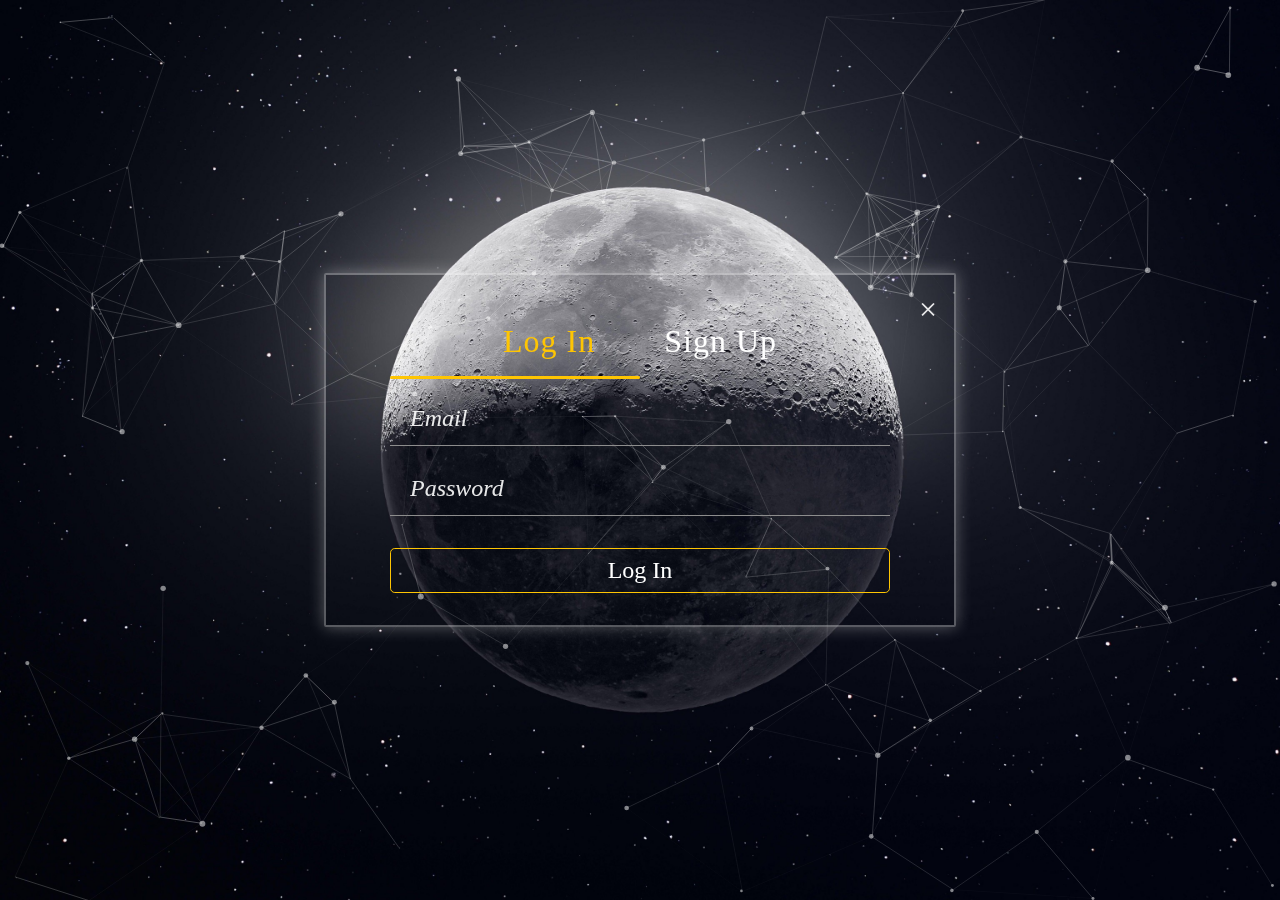
<file: en/login.html>
<!DOCTYPE html>
<html lang="en">
<head>
    <meta charset="UTF-8">
    <title>Lightning | Log In</title>
    <link rel="stylesheet" href="../styles/main.css">
</head>
<body>
<section id="getting-started" class="bg centered" style="background-image: url('../img/moon.jpg');">
    <form class="main text-center" id="form-main">
        <a href="../index.html" class="close" id="close-login">×</a>
        <div class="tab-group">
            <a href="../en/login.html" class="tab-link active-tab">Log In</a>
            <a href="../en/signup.html" class="tab-link">Sign Up</a>
            <div class="tab-scroll"
            style="float: left"></div>
        </div>
        <div class="log-in">
            <div class="input-wrapper">
                <label for="login-email"></label>
                <input id="login-email" class="gs-input box" type="email" placeholder="Email" required>
            </div>
            <p class="danger d-none">Please enter your email</p>
            <div class="input-wrapper">
                <label for="login-password"></label>
                <input id="login-password" class="gs-input box" type="password" placeholder="Password" required>
            </div>
            <p class="danger d-none">Please enter your password</p>
            <button type="submit" class="btn btn-outline btn-100 box">Log In</button>
        </div>
    </form>
</section>
<script src="./../js/particles.min.js"></script>
<script type="module" src="../js/login.js"></script>
</body>
</html>
</file>
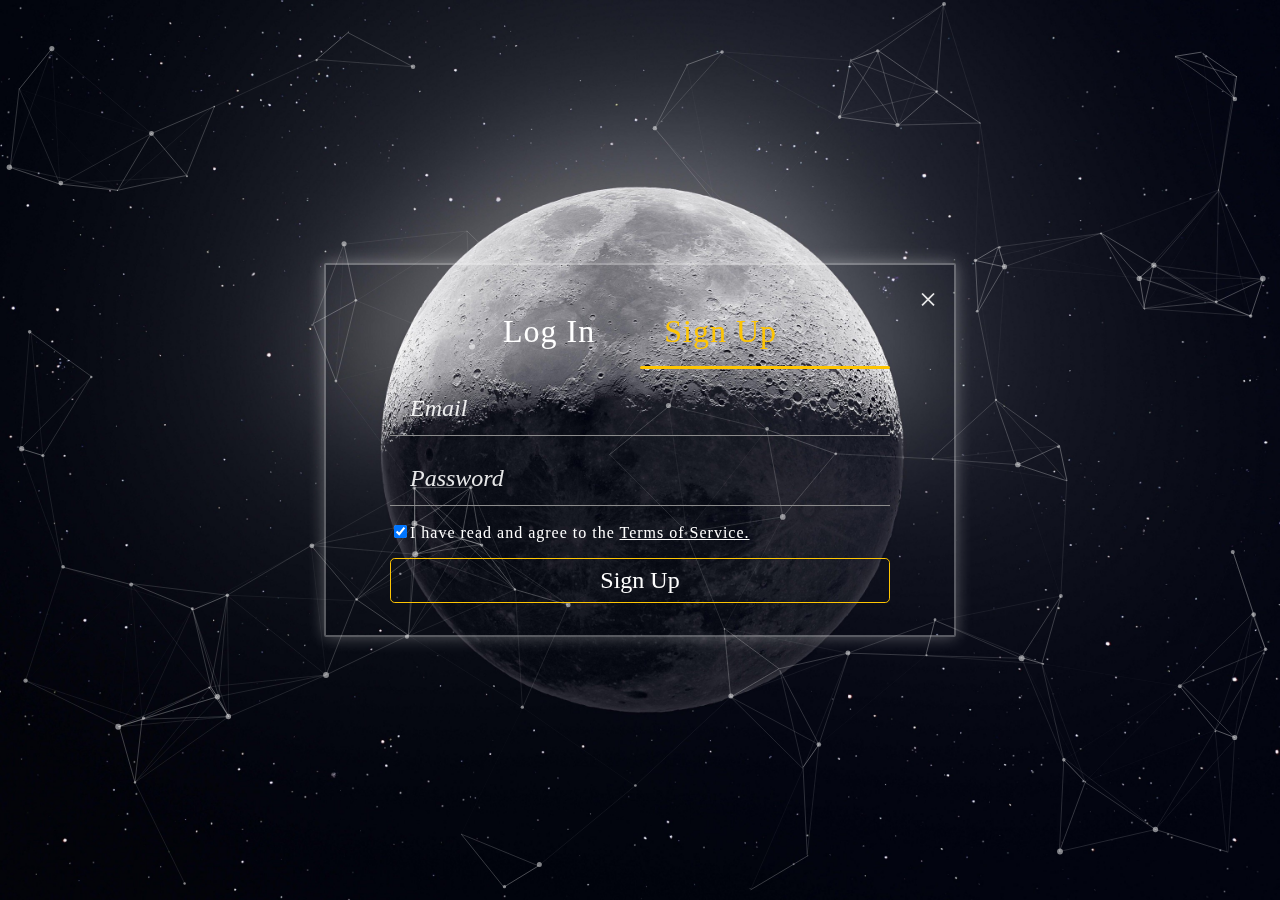
<file: en/signup.html>
<!DOCTYPE html>
<html lang="en">
<head>
    <meta charset="UTF-8">
    <title>Lightning | Sign Up</title>
    <link rel="stylesheet" href="../styles/main.css">
</head>
<body>
<section id="getting-started" class="bg centered" style="background-image: url('../img/moon.jpg');">
    <form class="main text-center" id="form-main">
        <a href="../index.html" class="close" id="close-login">×</a>
        <div class="tab-group">
            <a href="../en/login.html" class="tab-link">Log In</a>
            <a href="../en/signup.html" class="tab-link active-tab">Sign Up</a>
            <div class="tab-scroll"
                 style="float: right"></div>
        </div>
        <div class="sign-up">
            <div class="input-wrapper">
                <label for="reg-email"></label>
                <input id="reg-email" class="gs-input box" type="email"  placeholder="Email" required>
            </div>
            <p class="danger d-none">Please enter your email</p>
            <div class="input-wrapper">
                <label for="reg-password"></label>
                <input id="reg-password" class="gs-input box" type="password"  placeholder="Password" required>
            </div>
            <p class="danger d-none">Please enter your password</p>
            <div id="agreement" class="text-left">
                <label for="agreement-cb"></label>
                <input id="agreement-cb" type="checkbox" checked>I have read and agree to the <a href="./agreement.html" target="_blank">Terms of Service.</a>
                <p class="danger d-none">I am over 18 age, and I agree to Lightning's Terms</p>
            </div>
            <button type="submit" id="reg" class="btn btn-outline btn-100 box">Sign Up</button>
        </div>
    </form>
</section>
<script src="../js/particles.min.js"></script>
<script type="module" src="../js/sign_up.js"></script>
</body>
</html>
</file>
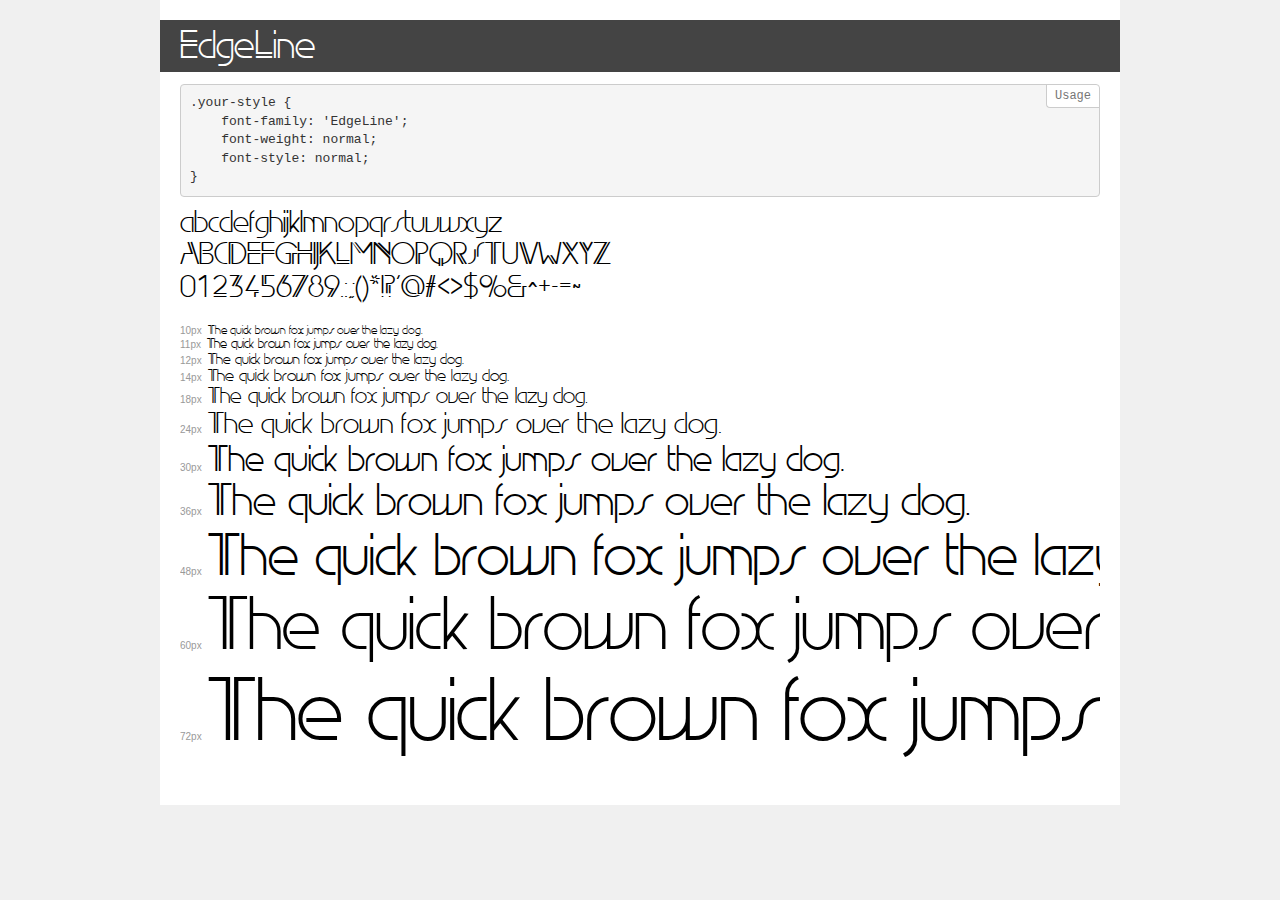
<file: fonts/demo.html>
<!DOCTYPE html>
<html lang="en">
<head>
    <meta charset="utf-8">
    <meta http-equiv="X-UA-Compatible" content="IE=edge">
    <meta name="viewport" content="width=device-width, initial-scale=1">
    <meta name="robots" content="noindex, noarchive">
    <meta name="format-detection" content="telephone=no">
    <title>Transfonter demo</title>
    <link href="stylesheet.css" rel="stylesheet">
    <style>
        /*
        http://meyerweb.com/eric/tools/css/reset/
        v2.0 | 20110126
        License: none (public domain)
        */
        html, body, div, span, applet, object, iframe,
        h1, h2, h3, h4, h5, h6, p, blockquote, pre,
        a, abbr, acronym, address, big, cite, code,
        del, dfn, em, img, ins, kbd, q, s, samp,
        small, strike, strong, sub, sup, tt, var,
        b, u, i, center,
        dl, dt, dd, ol, ul, li,
        fieldset, form, label, legend,
        table, caption, tbody, tfoot, thead, tr, th, td,
        article, aside, canvas, details, embed,
        figure, figcaption, footer, header, hgroup,
        menu, nav, output, ruby, section, summary,
        time, mark, audio, video {
            margin: 0;
            padding: 0;
            border: 0;
            font-size: 100%;
            font: inherit;
            vertical-align: baseline;
        }
        /* HTML5 display-role reset for older browsers */
        article, aside, details, figcaption, figure,
        footer, header, hgroup, menu, nav, section {
            display: block;
        }
        body {
            line-height: 1;
        }
        ol, ul {
            list-style: none;
        }
        blockquote, q {
            quotes: none;
        }
        blockquote:before, blockquote:after,
        q:before, q:after {
            content: '';
            content: none;
        }
        table {
            border-collapse: collapse;
            border-spacing: 0;
        }
        /* demo styles */
        body {
            background: #f0f0f0;
            color: #000;
        }
        .page {
            background: #fff;
            width: 920px;
            margin: 0 auto;
            padding: 20px 20px 0 20px;
            overflow: hidden;
        }
        .font-container {
            overflow-x: auto;
            overflow-y: hidden;
            margin-bottom: 40px;
            line-height: 1.3;
            white-space: nowrap;
            padding-bottom: 5px;
        }
        h1 {
            position: relative;
            background: #444;
            font-size: 32px;
            color: #fff;
            padding: 10px 20px;
            margin: 0 -20px 12px -20px;
        }
        .letters {
            font-size: 25px;
            margin-bottom: 20px;
        }
        .s10:before {
            content: '10px';
        }
        .s11:before {
            content: '11px';
        }
        .s12:before {
            content: '12px';
        }
        .s14:before {
            content: '14px';
        }
        .s18:before {
            content: '18px';
        }
        .s24:before {
            content: '24px';
        }
        .s30:before {
            content: '30px';
        }
        .s36:before {
            content: '36px';
        }
        .s48:before {
            content: '48px';
        }
        .s60:before {
            content: '60px';
        }
        .s72:before {
            content: '72px';
        }
        .s10:before, .s11:before, .s12:before, .s14:before,
        .s18:before, .s24:before, .s30:before, .s36:before,
        .s48:before, .s60:before, .s72:before {
            font-family: Arial, sans-serif;
            font-size: 10px;
            font-weight: normal;
            font-style: normal;
            color: #999;
            padding-right: 6px;
        }
        pre {
            display: block;
            position: relative;
            padding: 9px;
            margin: 0 0 10px;
            font-family: Monaco, Menlo, Consolas, "Courier New", monospace;
            font-size: 13px;
            line-height: 1.428571429;
            color: #333;
            font-weight: normal;
            font-style: normal;
            background-color: #f5f5f5;
            border: 1px solid #ccc;
            overflow-x: auto;
            border-radius: 4px;
        }
        pre:after {
            display: block;
            position: absolute;
            right: 0;
            top: 0;
            content: 'Usage';
            line-height: 1;
            padding: 5px 8px;
            font-size: 12px;
            color: #767676;
            background-color: #fff;
            border: 1px solid #ccc;
            border-right: none;
            border-top: none;
            border-radius: 0 4px 0 4px;
            z-index: 10;
        }
        /* responsive */
        @media (max-width: 959px) {
            .page {
                width: auto;
                margin: 0;
            }
        }
    </style>
</head>
<body>
<div class="page">
    <div class="demo">
        <h1 style="font-family: 'EdgeLine'; font-weight: normal; font-style: normal;">EdgeLine</h1>
        <pre>.your-style {
    font-family: 'EdgeLine';
    font-weight: normal;
    font-style: normal;
}</pre>
        <div class="font-container" style="font-family: 'EdgeLine'; font-weight: normal; font-style: normal;">
            <p class="letters">
                abcdefghijklmnopqrstuvwxyz<br>
ABCDEFGHIJKLMNOPQRSTUVWXYZ<br>
                0123456789.:,;()*!?'@#<>$%&^+-=~
            </p>
            <p class="s10" style="font-size: 10px;">The quick brown fox jumps over the lazy dog.</p>
            <p class="s11" style="font-size: 11px;">The quick brown fox jumps over the lazy dog.</p>
            <p class="s12" style="font-size: 12px;">The quick brown fox jumps over the lazy dog.</p>
            <p class="s14" style="font-size: 14px;">The quick brown fox jumps over the lazy dog.</p>
            <p class="s18" style="font-size: 18px;">The quick brown fox jumps over the lazy dog.</p>
            <p class="s24" style="font-size: 24px;">The quick brown fox jumps over the lazy dog.</p>
            <p class="s30" style="font-size: 30px;">The quick brown fox jumps over the lazy dog.</p>
            <p class="s36" style="font-size: 36px;">The quick brown fox jumps over the lazy dog.</p>
            <p class="s48" style="font-size: 48px;">The quick brown fox jumps over the lazy dog.</p>
            <p class="s60" style="font-size: 60px;">The quick brown fox jumps over the lazy dog.</p>
            <p class="s72" style="font-size: 72px;">The quick brown fox jumps over the lazy dog.</p>
        </div>
    </div>
</div>
</body>
</html>
</file>
<file: styles/main.css>
body {
  margin: 0;
  padding: 0;
  letter-spacing: 1px;
  font-family: 'Montserrat', sererif;
}
button:hover,
a:hover {
  cursor: pointer;
}
a {
  text-decoration: none;
  cursor: pointer;
  color: #fff;
}
li {
  list-style: none;
}
.container {
  box-sizing: border-box;
  margin-left: auto;
  margin-right: auto;
  padding-left: 15px;
  padding-right: 15px;
  width: 100%;
}
.grid {
  display: grid;
}
.flex {
  display: flex;
}
.ff-mont {
  font-family: 'Montserrat', sererif;
}
.ff-slab {
  font-family: 'Roboto Slab', sererif;
}
.bg {
  background-size: cover;
  background-position: center;
  background-repeat: no-repeat;
}
.ptb-100 {
  padding-top: 100px;
  padding-bottom: 100px;
}
.muted {
  color: #8d8d8d;
}
.text-center {
  text-align: center;
}
.text-left {
  text-align: left;
}
.text-header {
  font-size: 2.5rem;
  margin-top: 0;
  margin-bottom: 15px;
}
.text-description {
  color: #8d8d8d;
  font-family: 'Roboto Slab', sererif;
  font-weight: 400;
  font-size: 1rem;
}
.btn {
  display: inline-block;
  color: #fff;
  font-family: 'Montserrat', sererif;
  background: #fec503;
  font-size: 1.5rem;
  padding: 8px 24px;
  border-radius: 0.3rem;
  border: 1px solid #fec503;
}
.btn:hover {
  color: #000208;
}
.btn:focus {
  outline: none;
  box-shadow: 0 0 0 0.2rem rgba(254, 197, 3, 0.5);
}
.btn-sm {
  padding: 8px 16px;
  font-size: 0.9rem;
}
.btn-100 {
  width: 100%;
}
.box {
  box-sizing: border-box;
}
.btn-outline {
  background: transparent;
  color: #fff;
}
.btn-outline:hover {
  color: #fec503;
}
.text-header {
  font-size: 2.5rem;
  font-weight: bold;
  font-family: 'Montserrat', sererif;
}
.sub-header {
  font-size: 1.5rem;
  font-weight: bold;
  font-family: 'Montserrat', sererif;
}
.h-align {
  display: flex;
  align-items: center;
}
.centered {
  display: flex;
  align-items: center;
  justify-content: center;
}
.mx-auto {
  margin-left: auto;
  margin-right: auto;
}
.footer-header {
  font-size: 1.25rem;
  font-weight: 600;
}
.locked {
  overflow: hidden;
}
.d-none {
  display: none!important;
}
.op-none {
  opacity: 0!important;
}
::-webkit-scrollbar {
  width: 3px;
}
::-webkit-scrollbar-track-piece {
  background: linear-gradient(#212529, #000208, #000208);
}
::-webkit-scrollbar-thumb {
  background: linear-gradient(transparent, #000208, transparent);
  border-radius: 50%;
}
::-webkit-scrollbar-thumb:hover {
  background: linear-gradient(transparent, #fafafa, transparent);
}
nav {
  position: fixed;
  top: 0;
  left: 0;
  right: 0;
  z-index: 1024;
  padding: 24px 0;
  transition: background-color 0.25s ease;
  background-color: #212529;
}
nav .navigator {
  justify-content: flex-end;
  align-items: center;
}
nav ul {
  margin: 0;
  padding: 0;
  list-style: none;
  font-size: 1rem;
  text-transform: capitalize;
}
nav ul li {
  padding: 0 16px;
}
nav ul li .link-item:hover {
  color: #fec503;
}
.shrink {
  background: #212529;
  font-size: 1.5rem;
}
.logo {
  font-size: 1.75rem;
  color: #fec503;
  font-family: EdgeLine, serif;
  margin-right: auto;
}
.menu {
  display: none;
}
.close-menu {
  display: none;
}
.fullscreen {
  position: fixed;
  top: 0;
  bottom: 0;
  left: 0;
  right: 0;
  z-index: 1024;
  display: flex!important;
  background-color: #212529;
  justify-content: center;
  align-items: center;
  overflow-x: hidden;
}
.fullscreen .close-menu {
  display: block;
  position: absolute;
  top: 25px;
  right: 4%;
  padding: 1rem;
  font-size: 4rem;
}
.fullscreen ul {
  flex-direction: column;
}
.fullscreen ul li {
  padding: 1rem 0;
  text-align: center;
}
.fullscreen ul li a {
  font-size: 1.8rem;
  font-weight: 600;
}
.header-main {
  height: 100vh;
  position: relative;
  align-items: center;
  justify-content: center;
}
.header-main:before {
  z-index: -1;
  background-color: #212529;
  content: '';
  position: absolute;
  top: 0;
  left: 0;
  right: 0;
  bottom: 0;
}
.header-main .header-form {
  margin-top: 16px;
  padding: 0 32px;
  justify-content: center;
}
.header-main .header-form .btn-main {
  color: #000208;
  background: #fec503;
  padding: 13px 52px;
  font-size: 24px;
}
.header-content {
  z-index: 1;
  color: #fff;
}
.header-content h1 {
  margin: 0;
  text-transform: uppercase;
  font-size: 48px;
}
.header-content h1 i {
  font-weight: 400;
  font-size: 40px;
}
input {
  font-family: 'Montserrat', sererif;
  font-size: 24px;
  border: none;
  padding: 13px 20px;
  font-style: italic;
  outline: none;
  background-color: rgba(255, 255, 255, 0.65);
  transition: background-color 0.3s ease;
}
input::placeholder {
  color: rgba(0, 2, 8, 0.64);
}
input:focus {
  background-color: rgba(255, 255, 255, 0.75);
}
input:focus::placeholder {
  color: #8d8d8d;
}
#header-input {
  width: 64%;
}
.header-features {
  position: absolute;
  background: rgba(0, 2, 8, 0.8);
  height: 80px;
  color: #fff;
  bottom: 0;
  left: 0;
  right: 0;
}
.header-features-content {
  justify-content: space-evenly;
  align-items: center;
}
.header-features-active {
  font-size: 28px;
}
.header-features-muted {
  font-size: 15px;
  color: #8d8d8d;
}
#features .container {
  padding-left: 0;
  padding-right: 0;
}
.features-group {
  display: flex;
  flex-flow: row wrap;
  justify-content: center;
}
.features-item {
  margin: 16px 8px;
  display: flex;
  align-items: center;
  max-width: 364px;
  color: #000208;
}
.features-item:hover svg {
  fill: #fec503;
}
.features-item:hover #percentage {
  stroke: #fec503;
}
.features-item:hover .sub-header {
  text-decoration: underline;
  color: #fec503;
}
.features-item svg {
  fill: #000208;
  height: 64px;
  width: 64px;
}
.feature-text {
  margin-left: 8px;
  width: 320px;
}
#percentage {
  height: 64px;
  width: 64px;
  fill: transparent;
  stroke: #000208;
}
.markets {
  background: #fafafa;
}
.markets-btn {
  color: #fff;
  background: #000208;
  padding: 8px 32px;
  font-size: 18px;
  font-weight: 600;
  font-family: 'Montserrat', sererif;
  display: inline-block;
}
.markets-btn:hover {
  color: #000208;
  background: #fec503;
}
#markets {
  margin-top: 36px;
  max-width: 1140px;
  width: 100%;
  border-collapse: collapse;
  box-shadow: 0 0 40px rgba(0, 0, 0, 0.07);
  text-align: left;
  font-family: 'Montserrat', sererif;
  font-size: 18px;
  color: #000208;
}
#markets img {
  width: 32px;
}
#markets span {
  margin-left: 1rem;
}
#markets .m-none {
  margin-left: auto;
}
#markets thead,
#markets tfoot {
  font-size: 14px;
  color: #8d8d8d;
}
#markets tbody tr:hover {
  background-color: #f5f5f5;
}
#markets tr {
  border-bottom: 1px solid #F2F2F2;
}
#markets tr a {
  color: #8d8d8d;
}
#markets tr,
#markets td {
  padding: 24px 32px;
}
tfoot {
  text-align: center;
}
.project {
  position: relative;
  background-attachment: fixed;
  height: 628px;
  color: rgba(255, 255, 255, 0.8);
}
.project-content {
  justify-content: center;
  align-items: center;
  height: 100%;
}
.project-title {
  font-size: 144px;
}
.project-title-sm {
  font-size: 48px;
}
.project::after {
  content: '';
  position: absolute;
  background: linear-gradient(transparent, #000208);
  height: 128px;
  bottom: 0;
  right: 0;
  left: 0;
  z-index: 1;
}
.footer-main {
  background: #000208;
  color: #fff;
  padding-top: 100px;
}
.footer-main .copyright {
  padding: 32px 0;
  font-size: 12px;
  font-style: italic;
  color: #8d8d8d;
}
.start-trading-title {
  font-weight: 400;
}
.start-trading-group {
  margin-bottom: 32px;
}
.start-trading-group .btn {
  text-align: center;
  vertical-align: center;
  width: 128px;
  margin: 8px 8px;
}
.footer-nav {
  padding: 64px 0 32px 0;
  border-top: 1px solid #8d8d8d;
  border-bottom: 1px solid #8d8d8d;
}
.footer-nav .container {
  justify-content: space-around;
  flex-flow: row wrap;
}
.footer-item {
  margin: 0 2rem 2rem 2rem;
}
.footer-item .footer-link {
  margin-bottom: 1rem;
}
.footer-item .footer-header {
  display: inline-block;
}
.footer-item .drop-links {
  display: none;
  font-size: 1.25rem;
  font-weight: bold;
  float: right;
  transition: transform 0.5s ease;
}
.footer-item .spin {
  transform: rotate(405deg);
  text-shadow: 0 0 10px #fff;
}
.footer-item .footer-content a {
  display: block;
  font-size: 15px;
  margin-top: 3px;
}
.footer-item .footer-content a:hover {
  color: #fff;
}
.footer-item .slide {
  display: initial!important;
  color: red!important;
  background: blue!important;
}
#getting-started {
  position: fixed;
  top: 0;
  left: 0;
  right: 0;
  bottom: 0;
  z-index: 1024;
}
#getting-started .main {
  position: fixed;
  z-index: 2048;
  border: 2px solid rgba(255, 255, 255, 0.32);
  box-shadow: 0 0 16px rgba(255, 255, 255, 0.32);
  border-radius: 2px;
  padding: 32px 64px;
  width: 100%;
  max-width: 500px;
  flex-direction: column;
}
#getting-started .main .input-wrapper {
  border-bottom: 1px solid #8d8d8d;
}
#getting-started .main .input-wrapper {
  margin-bottom: 16px;
}
#getting-started .main input {
  background: transparent;
  color: white;
}
#getting-started .main .btn[type="submit"] {
  margin-top: 16px;
}
#getting-started .main .tab-group {
  margin-bottom: 16px;
}
#getting-started .main .tab-link {
  display: inline-block;
  font-size: 32px;
  padding: 16px 32px;
}
#getting-started .main .tab-scroll {
  height: 3px;
  width: 50%;
  float: right;
  background-color: #fec503;
  border-radius: 1.5px;
  transition: all 0.5s ease;
}
#getting-started .main .tab-scroll .shifted {
  left: 50%;
}
.gs-input {
  width: 100%;
}
.gs-input::placeholder {
  color: rgba(255, 255, 255, 0.9);
}
.gs-input:focus::placeholder {
  color: #000208;
}
.close {
  position: absolute;
  top: 1rem;
  right: 1rem;
  font-size: 32px;
  color: rgba(255, 255, 255, 0.9);
}
.active-tab {
  color: #fec503;
}
#agreement {
  color: white;
}
#agreement a {
  text-decoration: underline;
}
.danger {
  color: #dc3545;
  text-align: left;
  font-size: 14px;
}
.agreement {
  background-color: #efefef;
}
.agreement-header,
.agreement-subheader {
  text-transform: uppercase;
  margin: 32px 0 16px 0 ;
  font-weight: 600;
}
.agreement-header {
  font-size: 20px;
  text-align: center;
}
.agreement-subheader {
  font-size: 16px;
  text-align: left;
}
.agreement p {
  font-weight: 200;
}
/* Large Devices, Wide Screens */
/* Medium Devices, Desktops */
@media only screen and (max-width: 992px) {
  .header-main .header-form .btn-main,
  .header-main .header-form #header-input {
    font-size: 18px;
  }
  .mobi {
    display: none;
  }
  .menu {
    display: block;
  }
  #nav {
    background: #212529;
    padding: 0.5rem 1.5rem;
  }
  .logo {
    font-size: 1.25rem !important;
  }
}
/* Small Devices, Tablets */
@media only screen and (max-width: 768px) {
  .header-main .header-content h1 {
    font-size: 24px;
  }
  .header-main .header-content h1 i {
    font-size: 28px;
  }
  .header-main .header-content .header-form {
    padding: 0;
  }
  .header-main .header-content .header-form .btn-main {
    padding: 12px 24px;
  }
  #markets {
    box-shadow: none;
    font-size: 12px;
  }
  #markets img {
    width: 24px;
  }
  #markets tr,
  #markets td {
    padding: 12px 16px;
  }
  .m-none {
    display: none;
  }
  .m-switch {
    display: block;
  }
  .footer-nav .container {
    flex-flow: column wrap;
    justify-content: flex-start;
  }
  .footer-nav .container .footer-item {
    margin: 0 0 13px 0;
  }
  .footer-nav .container .footer-content {
    display: none;
  }
  .footer-nav .container .drop-links {
    display: initial;
  }
}
@media only screen and (max-width: 576px) {
  .header-form {
    flex-direction: column;
  }
  #header-input,
  .btn-main {
    box-sizing: border-box;
    width: 100%;
  }
  #header-input::placeholder {
    text-align: center;
  }
  .header-features-active {
    font-size: 15px;
  }
  .header-features-muted {
    font-size: 12px;
  }
}
/* Extra Small Devices, Phones */
@media only screen and (max-width: 480px) {
  #nav .container .sm-none {
    display: none;
  }
  #nav .container .menu {
    font-size: 13px;
  }
  #nav .container .mobi ul li {
    padding: 8px;
  }
  #nav .container .mobi ul li a {
    font-size: 24px;
  }
  #nav .container .mobi .close-menu {
    font-size: 2.5rem;
  }
  .features-item {
    max-width: 290px;
  }
  .text-header {
    font-size: 20px;
  }
  .sub-header {
    font-size: 16px;
  }
  .text-description {
    font-size: 13px;
  }
  .markets .markets-btn {
    padding: 8px 24px;
    font-size: 14px;
  }
  .markets thead,
  .markets tbody {
    text-align: center;
  }
  .project .project-title {
    font-size: 88px;
  }
  .project .project-title .project-title-sm {
    font-size: 28px;
  }
  .text-header {
    font-size: 1.65rem;
  }
  .btn {
    font-size: 18px;
  }
  .start-trading-group > .btn {
    margin: 0 3px;
    width: 80px;
  }
  .footer-main .footer-header {
    font-size: 16px;
  }
  .footer-main .copyright {
    padding: 24px 8px;
  }
}
/* Custom, iPhone Retina */
/**/
/* Custom, iPhone Retina */
@media only screen and (min-width: 320px) {
  #nav {
    padding-left: 0;
    padding-right: 0;
  }
  .container {
    max-width: 100%;
    padding-left: 12px;
    padding-right: 12px;
  }
}
/**/
/* Extra Small Devices, Phones */
@media only screen and (min-width: 480px) {
  .container {
    max-width: 440px;
  }
}
/**/
@media only screen and (min-width: 576px) {
  .container {
    max-width: 540px;
  }
}
/* Small Devices, Tablets */
@media only screen and (min-width: 768px) {
  .container {
    max-width: 720px;
  }
}
/**/
/* Medium Devices, Desktops */
@media only screen and (min-width: 992px) {
  .container {
    max-width: 960px;
  }
}
/**/
/* Large Devices, Wide Screens */
@media only screen and (min-width: 1200px) {
  .container {
    max-width: 1140px;
  }
}
/**/
/*# sourceMappingURL=main.css.map */
</file>
<file: fonts/stylesheet.css>
@font-face {
    font-family: 'EdgeLine';
    src: url('EdgeLine.eot');
    src: url('EdgeLine.eot?#iefix') format('embedded-opentype'),
        url('EdgeLine.woff2') format('woff2'),
        url('EdgeLine.woff') format('woff'),
        url('EdgeLine.ttf') format('truetype'),
        url('EdgeLine.svg#EdgeLine') format('svg');
    font-weight: normal;
    font-style: normal;
    font-display: swap;
}
</file>
